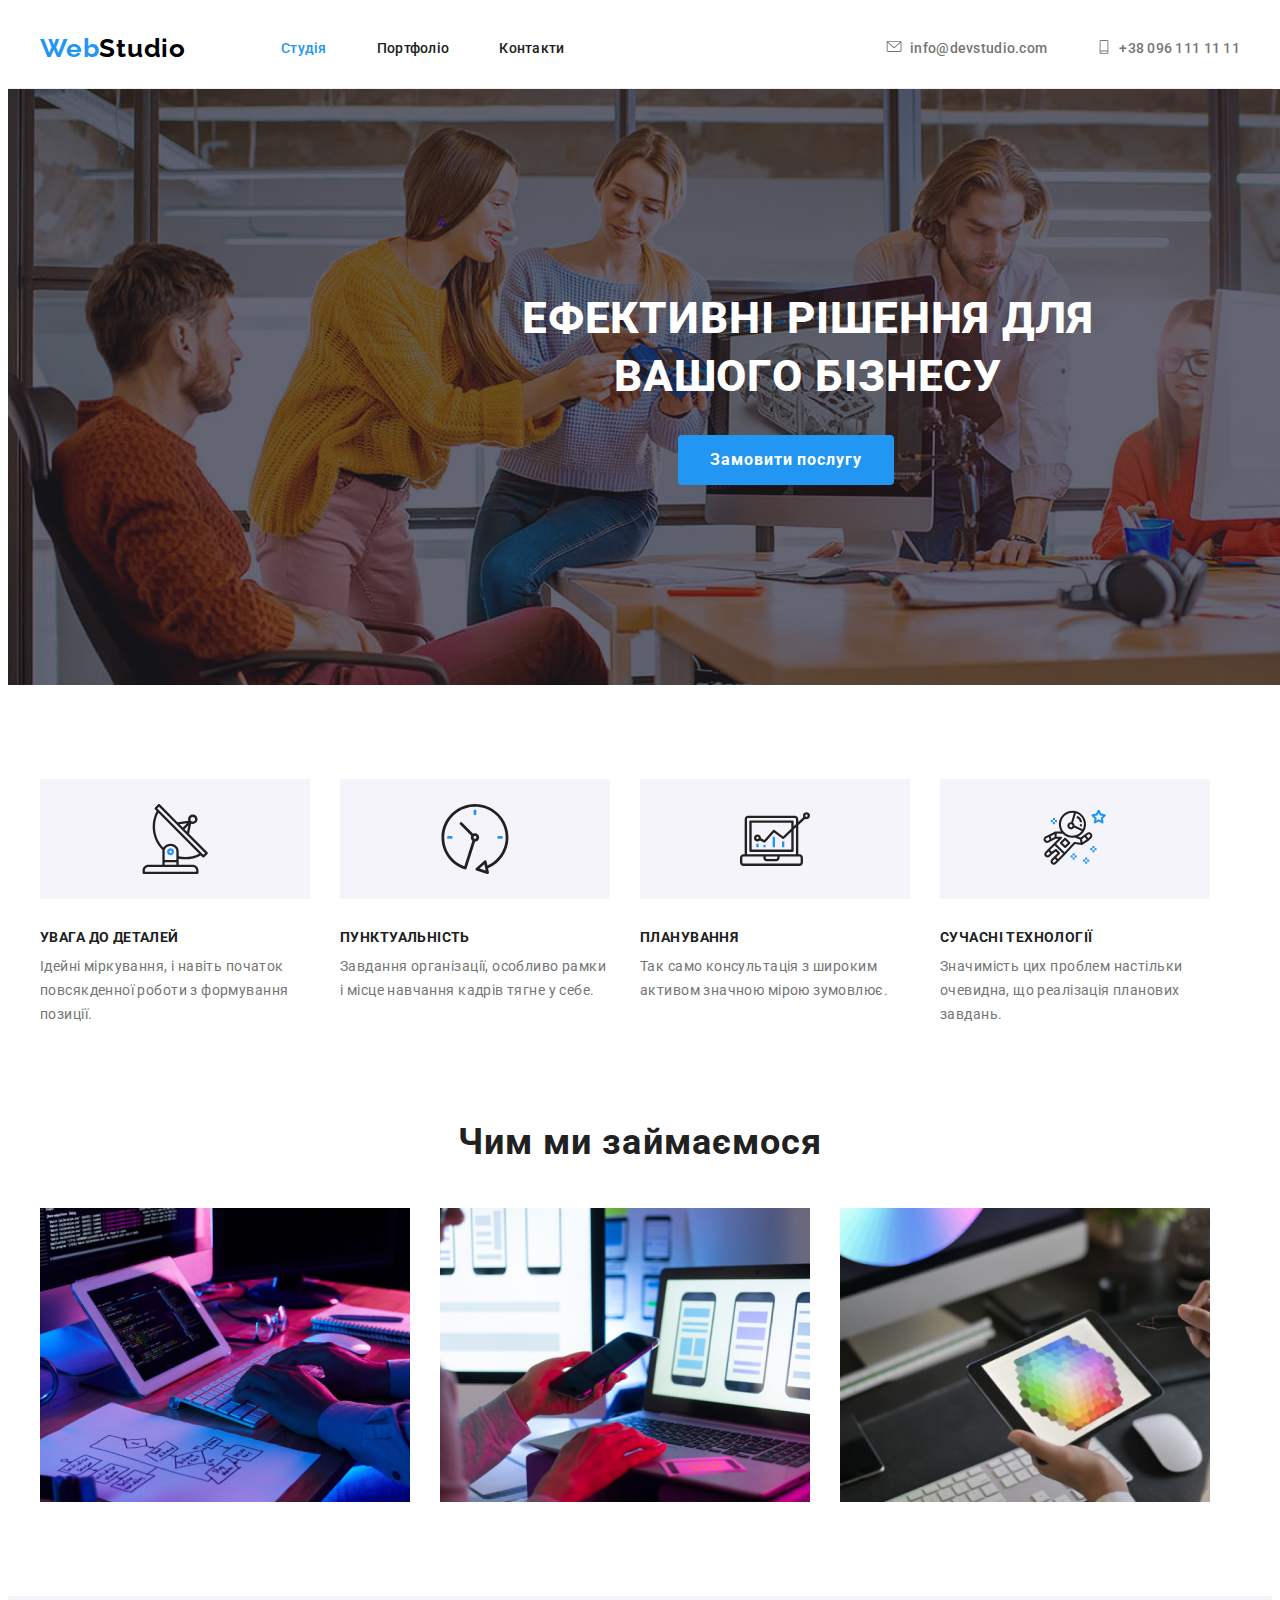
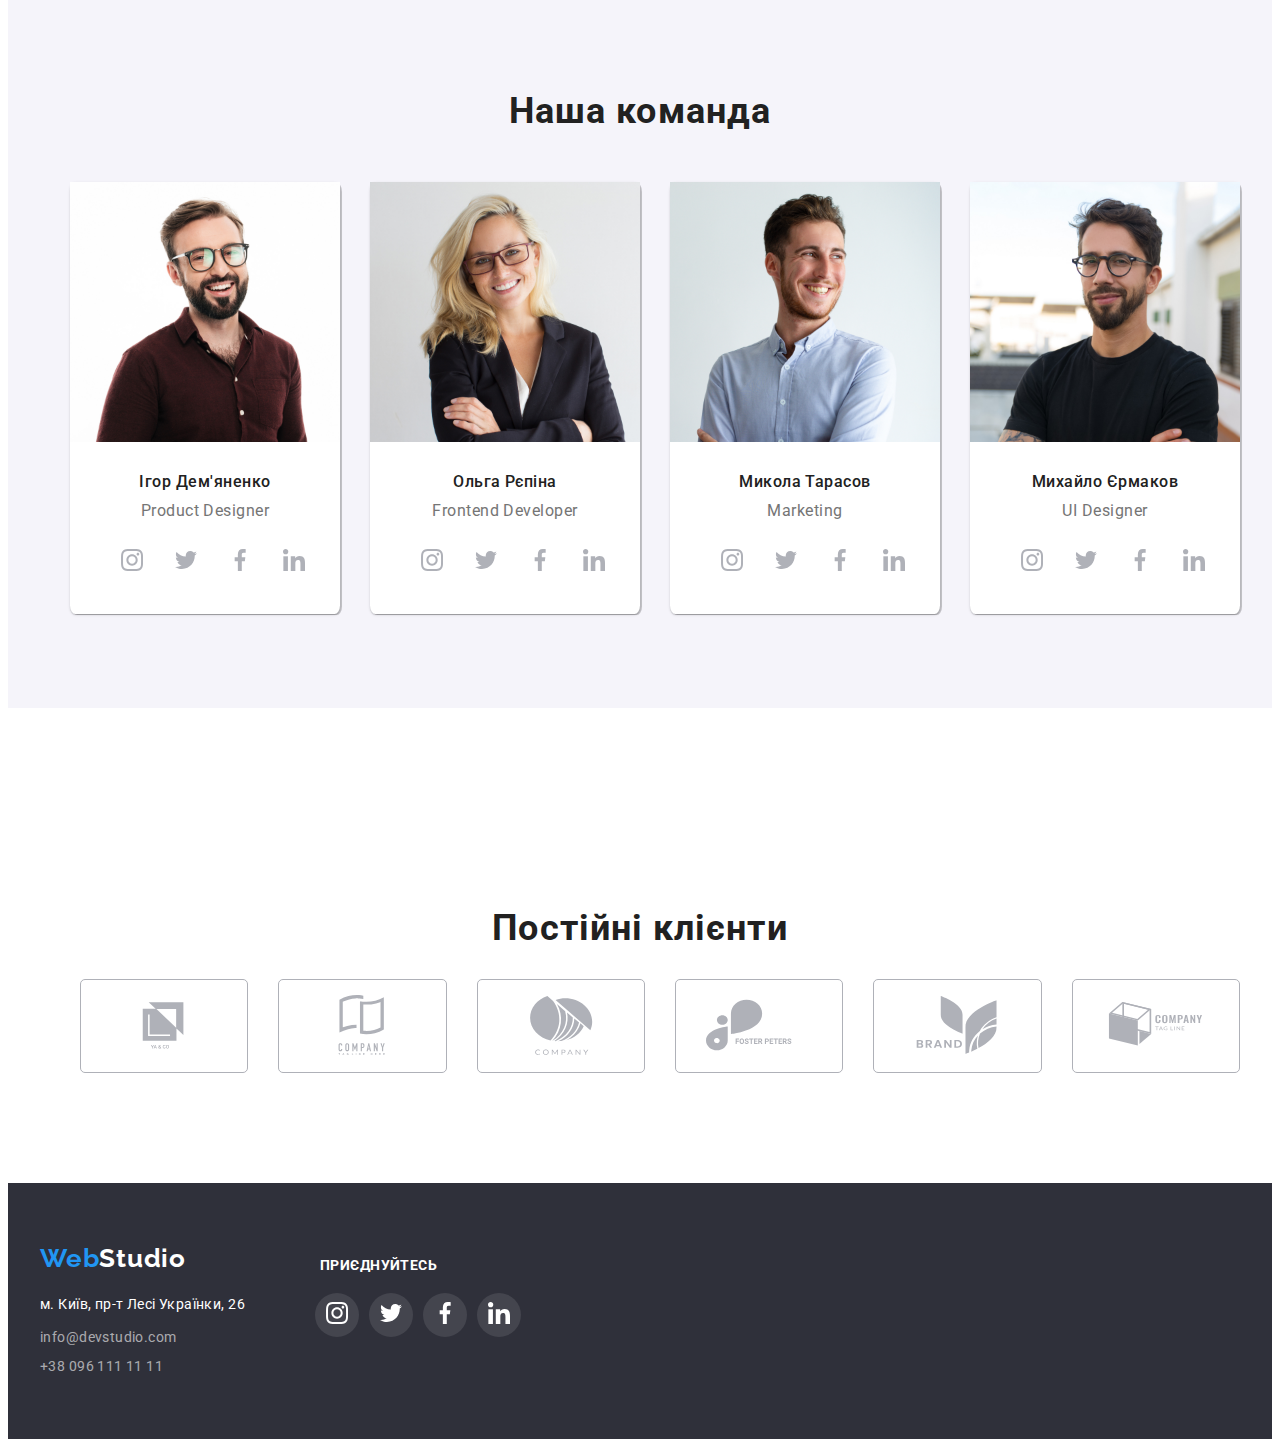
<file: index.html>
<!DOCTYPE html>
<html lang="uk">
<head>
    <meta charset="UTF-8">
    <meta name="viewport" content="width=device-width, initial-scale=1.0">
    <title>WebStudio</title>
    <link rel="stylesheet" href="./css/styles.css">
    <link rel="preconnect" href="https://fonts.googleapis.com">
    <link rel="preconnect" href="https://fonts.gstatic.com" crossorigin>
    <link href="https://fonts.googleapis.com/css2?family=Raleway:wght@700&family=Roboto:wght@400;500;700;900&display=swap" rel="stylesheet"/>
    <link rel="stylesheet" href="https://cdnjs.cloudflare.com/ajax/libs/modern-normalize/2.0.0/modern-normalize.min.css" 
    integrity="sha512-4xo8blKMVCiXpTaLzQSLSw3KFOVPWhm/TRtuPVc4WG6kUgjH6J03IBuG7JZPkcWMxJ5huwaBpOpnwYElP/m6wg==" crossorigin="anonymous" referrerpolicy="no-referrer">
    <link rel="stylesheet" href="https://cdnjs.cloudflare.com/ajax/libs/font-awesome/5.15.4/css/all.min.css">
</head> 
<body class="body">
<!-- ===== HEADER ===== -->
    <header class="main-page-header">
        <div class="container displayer">
            <a href="#" class="Logo"><span class="Web">Web</span><span class="Studio">Studio</span></a> 

            <nav class="site-navigation">
                <ul class="lies-style">
                    <li class="#"><a href="#" class="header-titles blue">Студія</a></li>
                    <li class="lies-style-text"><a href="./portfolio.html" class="header-titles">Портфоліо</a></li>
                    <li class="lies-style-text"><a href="#" class="header-titles">Контакти</a></li>
                </ul>
            </nav>

            <ul class="lies-style contacts-info">
                <li class="#">
                    <a href="mailto:info@devstudio.com" class="header-othres-malto">
                        <svg class="icon icon-envelope header-icons">
                            <use href="icons.svg#icon-envelope" class="envelope-header"></use>
                        </svg>
                        info@devstudio.com
                    </a>
                </li> 
            
                <li class="mail-and-tel">
                    <a href="tel:+380961111111" class="header-othres-tel">
                        <svg class="icon icon-smartphone header-icons">
                            <use href="icons.svg#icon-smartphone" class="tel-header"></use>
                        </svg> 
                        +38 096 111 11 11
                    </a>
                </li>
            </ul>
        </div> 
    </header>

    <!-- ===== HERO SECTION ===== -->
    <main>

    <section class="main-page-section">
        <div class="hero-section-text container">
            <h1 class="main-title">ЕФЕКТИВНІ РІШЕННЯ ДЛЯ ВАШОГО БІЗНЕСУ</h1>
            <button class="main-page-button" type="button">Замовити послугу</button>
        </div>
    </section>

    <!-- ===== ABOUT US ===== -->
    <section class="section">
        <div class="container">
            <ul class="article-style">
                <li class="first-li margin-0">
                    
                    <div class="background">
                        <svg class="icon icon-Vector">
                            <use href="icons.svg#icon-Group"></use>
                        </svg>
                    </div>

                    <h3 class="article-title">УВАГА ДО ДЕТАЛЕЙ</h3>

                    <p class="article-text">Ідейні міркування, і навіть початок повсякденної роботи з формування позиції.</p>
                    
                </li>
                    
                <li class="about-us-section-text">

                    <div class="background">
                        <svg class="icon icon-Vector">
                            <use href="icons.svg#icon-Frame"></use>
                        </svg>
                    </div>

                    <h3 class="article-title">ПУНКТУАЛЬНІСТЬ</h3>

                    <p class="article-text">Завдання організації, особливо рамки і місце навчання кадрів тягне у себе.</p>
                    
                </li>

                <li class="about-us-section-text">

                    <div class="background">
                        <svg class="icon-Vector">
                            <use href="icons.svg#icon-diagram-1"></use>
                        </svg>
                    </div>

                    <h3 class="article-title">ПЛАНУВАННЯ</h3>

                    <p class="article-text">Так само консультація з широким активом значною мірою зумовлює.</p> 
                    
                </li>

                <li class="about-us-section-text">

                    
                    <div class="background">
                        <svg class="icon icon-Vector">
                            <use href="icons.svg#icon-astronaut-1"></use>
                        </svg>
                    </div>

                    <h3 class="article-title">СУЧАСНІ ТЕХНОЛОГІЇ</h3>

                    <p class="article-text">Значимість цих проблем настільки очевидна, що реалізація планових завдань.</p>
                </li>
            </ul> 
        </div>
    </section>
    <!-- ===== WHAT WE DO ===== -->

    <section class="article-2">
        <div class="container">
            <h2 class="second-header">Чим ми займаємося</h2>

            <ul class="Lies-img">
                <li class="none-list-style"><img src="img/Things/box1.jpg" alt="" width="370" height="294" class="what-we-do-img"></li>
                <li class="images"><img src="img/Things/box2.jpg" alt="" width="370" height="294" class="what-we-do-img"></li>
                <li class="images"><img src="img/Things/box3.jpg" alt="" width="370" height="294" class="what-we-do-img"></li>
            </ul> 
        </div>
    </section>

    <!-- ===== OUR TEAM ===== -->
        <section class="section our-team">
            <div class="container">

            <h2 class="our-team-title">Наша команда</h2>
            
            <ul class="third-article-imgs griding">
                <li class="div-images">
                    <img src="img/img.jpg" alt="" class="our-team-img" width="270" height="260">

                    <div class="people-info">
                        <h3 class="name">Ігор Дем'яненко</h3>
                        <p class="profession">Product Designer</p>

                        <ul class="social-list">
                            <li class="social-item">
                                <a href="https://www.instagram.com/" class="social-link">
                                    <svg class="icon icon-instagram-2 social-icon">
                                        <use href="icons.svg#icon-instagram-2" class="sizes"></use>
                                    </svg>
                                </a>
                            </li>

                            <li class="social-item">
                                <a href="" class="social-link">
                                    <svg class="icon icon-twitter-1 social-icon">
                                        <use href="icons.svg#icon-twitter-1" class="sizes"></use>
                                    </svg>
                                </a>
                            </li>

                            <li class="social-item">
                                <a href="" class="social-link">
                                    <svg class="icon icon-facebook-1 social-icon">
                                        <use href="icons.svg#icon-facebook-1" class="sizes"></use>
                                    </svg>
                                </a>
                            </li>

                            <li class="social-item">
                                <a href="" class="social-link">
                                    <svg class="icon icon-linkedin-1 social-icon">
                                        <use href="icons.svg#icon-linkedin-1" class="sizes"></use>
                                    </svg>
                                </a>
                            </li>
                        </ul>
                    </div>
                </li>

                    
                <li class="div-images">
                    <img src="img/img(1).jpg" alt="" class="our-team-img" width="270" height="260">

                    <div class="people-info">
                        <h3 class="name">Ольга Рєпіна</h3>
                        <p class="profession">Frontend Developer</p>

                        <ul class="social-list">
                            <li class="social-item">
                                <a href="https://www.instagram.com/" class="social-link">
                                    <svg class="icon icon-instagram-2 social-icon">
                                        <use href="icons.svg#icon-instagram-2" class="sizes"></use>
                                    </svg>
                                </a>
                            </li>

                            <li class="social-item">
                                <a href="" class="social-link">
                                    <svg class="icon icon-twitter-1 social-icon">
                                        <use href="icons.svg#icon-twitter-1" class="sizes"></use>
                                    </svg>
                                </a>
                            </li>

                            <li class="social-item">
                                <a href="" class="social-link">
                                    <svg class="icon icon-facebook-1 social-icon">
                                        <use href="icons.svg#icon-facebook-1" class="sizes"></use>
                                    </svg>
                                </a>
                            </li>

                            <li class="social-item">
                                <a href="" class="social-link">
                                    <svg class="icon icon-linkedin-1 social-icon">
                                        <use href="icons.svg#icon-linkedin-1" class="sizes"></use>
                                    </svg>
                                </a>
                            </li>
                        </ul>
                    </div>
                </li>


                <li class="div-images">
                    <img src="img/img.png(2).jpg" alt="" class="our-team-img" width="270" height="260">

                    <div class="people-info">
                        <h3 class="name">Микола Тарасов</h3>
                        <p class="profession">Marketing</p>

                        <ul class="social-list">
                            <li class="social-item">
                                <a href="https://www.instagram.com/" class="social-link">
                                    <svg class="icon icon-instagram-2 social-icon">
                                        <use href="icons.svg#icon-instagram-2" class="sizes"></use>
                                    </svg>
                                </a>
                            </li>

                            <li class="social-item">
                                <a href="" class="social-link">
                                    <svg class="icon icon-twitter-1 social-icon">
                                        <use href="icons.svg#icon-twitter-1" class="sizes"></use>
                                    </svg>
                                </a>
                            </li>

                            <li class="social-item">
                                <a href="" class="social-link">
                                    <svg class="icon icon-facebook-1 social-icon">
                                        <use href="icons.svg#icon-facebook-1" class="sizes"></use>
                                    </svg>
                                </a>
                            </li>

                            <li class="social-item">
                                <a href="" class="social-link">
                                    <svg class="icon icon-linkedin-1 social-icon">
                                        <use href="icons.svg#icon-linkedin-1" class="sizes"></use>
                                    </svg>
                                </a>
                            </li>
                        </ul>
                    </div>
                </li>
 

                <li class="div-images">
                    <img src="img/(3).jpg" alt="" class="our-team-img" width="270" height="260">
                       
                    <div class="people-info">
                        <h3 class="name">Михайло Єрмаков</h3>
                        <p class="profession">UI Designer</p> 

                        <ul class="social-list">
                            <li class="social-item">
                                <a href="https://www.instagram.com/" class="social-link">
                                    <svg class="icon icon-instagram-2 social-icon">
                                        <use href="icons.svg#icon-instagram-2" class="sizes"></use>
                                    </svg>
                                </a>
                            </li>

                            <li class="social-item">
                                <a href="" class="social-link">
                                    <svg class="icon icon-twitter-1 social-icon">
                                        <use href="icons.svg#icon-twitter-1" class="sizes"></use>
                                    </svg>
                                </a>
                            </li>

                            <li class="social-item">
                                <a href="" class="social-link">
                                    <svg class="icon icon-facebook-1 social-icon">
                                        <use href="icons.svg#icon-facebook-1" class="sizes"></use>
                                    </svg>
                                </a>
                            </li>

                            <li class="social-item">
                                <a href="" class="social-link">
                                    <svg class="icon icon-linkedin-1 social-icon">
                                        <use href="icons.svg#icon-linkedin-1" class="sizes"></use>
                                    </svg>
                                </a>
                            </li>
                        </ul>
                    </div>
                </li>
            </ul>

            </div>
        </section>

        <section class="section">
            <div class="container">
                <h2 class="clients-title">Постійні клієнти</h2>

                <ul class="clients-list">
                    <li class="clients-item">
                        <a href="" class="clients-href">
                            <svg class="icon-client icon">
                                <use href="icons.svg#icon-Logo"></use> 
                            </svg>
                        </a>
                    </li>

                    <li class="clients-item">
                        <a href="" class="clients-href">
                            <svg class="icon icon-client">
                                <use href="icons.svg#icon-Object"></use>
                            </svg>
                        </a>
                    </li>

                    <li class="clients-item">
                        <a href="" class="clients-href">
                            <svg class="icon icon-client">
                                <use href="icons.svg#icon-company"></use>
                            </svg>
                        </a>
                    </li>
                    
                    <li class="clients-item">
                        <a href="" class="clients-href">
                            <svg class="icon icon-client">
                                <use href="icons.svg#icon-group-3"></use>
                            </svg>
                        </a>
                    </li>

                    <li class="clients-item">
                        <a href="" class="clients-href">
                            <svg class="icon icon-client">
                                <use href="icons.svg#icon-group-5"></use>
                            </svg>
                        </a>
                    </li>

                    <li class="clients-item">
                        <a href="" class="clients-href">
                            <svg class="icon icon-client">
                                <use href="icons.svg#icon-Logotype"></use>
                            </svg>
                        </a>
                    </li>
                </ul>
            </div>
        </section>
    </main>
<!-- ===== FOOTER ===== -->
<footer class="site-footer">
    <div class="container footer-content">
        <div class="address-info">
            <a href="#" class="Logo"><span class="Web-footer">Web</span><span class="Studio-footer">Studio</span></a>

            <address class="address"><p class="address-p">м. Київ, пр-т Лесі Українки, 26</p>

            <ul class="list">
                <li class="li-footer marginer"><a href="mailto:info@devstudio.com" class="footer-links">info@devstudio.com</a></li>
                <li class="li-footer"><a href="tel:+380961111111" class="footer-links">+38 096 111 11 11</a></li>
            </ul>
        </div>

        </address>

        <div class="address-info">
            <h3 class="footer-title">ПРИЄДНУЙТЕСЬ</h3>

            <ul class="social-list">
                <li class="social-item-footer">
                    <a href="https://www.instagram.com/" class="social-link">
                        <svg class="icon icon-instagram-2 social-icon footer-icons">
                            <use href="icons.svg#icon-instagram-2" class="sizes" fill="#fff"></use>
                        </svg>
                    </a>
                </li>

                <li class="social-item-footer">
                    <a href="" class="social-link">
                        <svg class="icon icon-twitter-1 social-icon footer-icons">
                            <use href="icons.svg#icon-twitter-1" class="sizes" fill="#fff"></use>
                        </svg>
                    </a>
                </li>

                <li class="social-item-footer">
                    <a href="" class="social-link">
                        <svg class="icon icon-facebook-1 social-icon footer-icons">
                            <use href="icons.svg#icon-facebook-1" class="sizes" fill="#fff"></use>
                        </svg>
                    </a>
                </li>

                <li class="social-item-footer">
                    <a href="" class="social-link">
                        <svg class="icon icon-linkedin-1 social-icon footer-icons">
                            <use href="icons.svg#icon-linkedin-1" class="sizes" fill="#fff"></use>
                        </svg>
                    </a>
                </li>
            </ul>
        </div>
    </div>
</footer>
</body> 
</html>
</file>
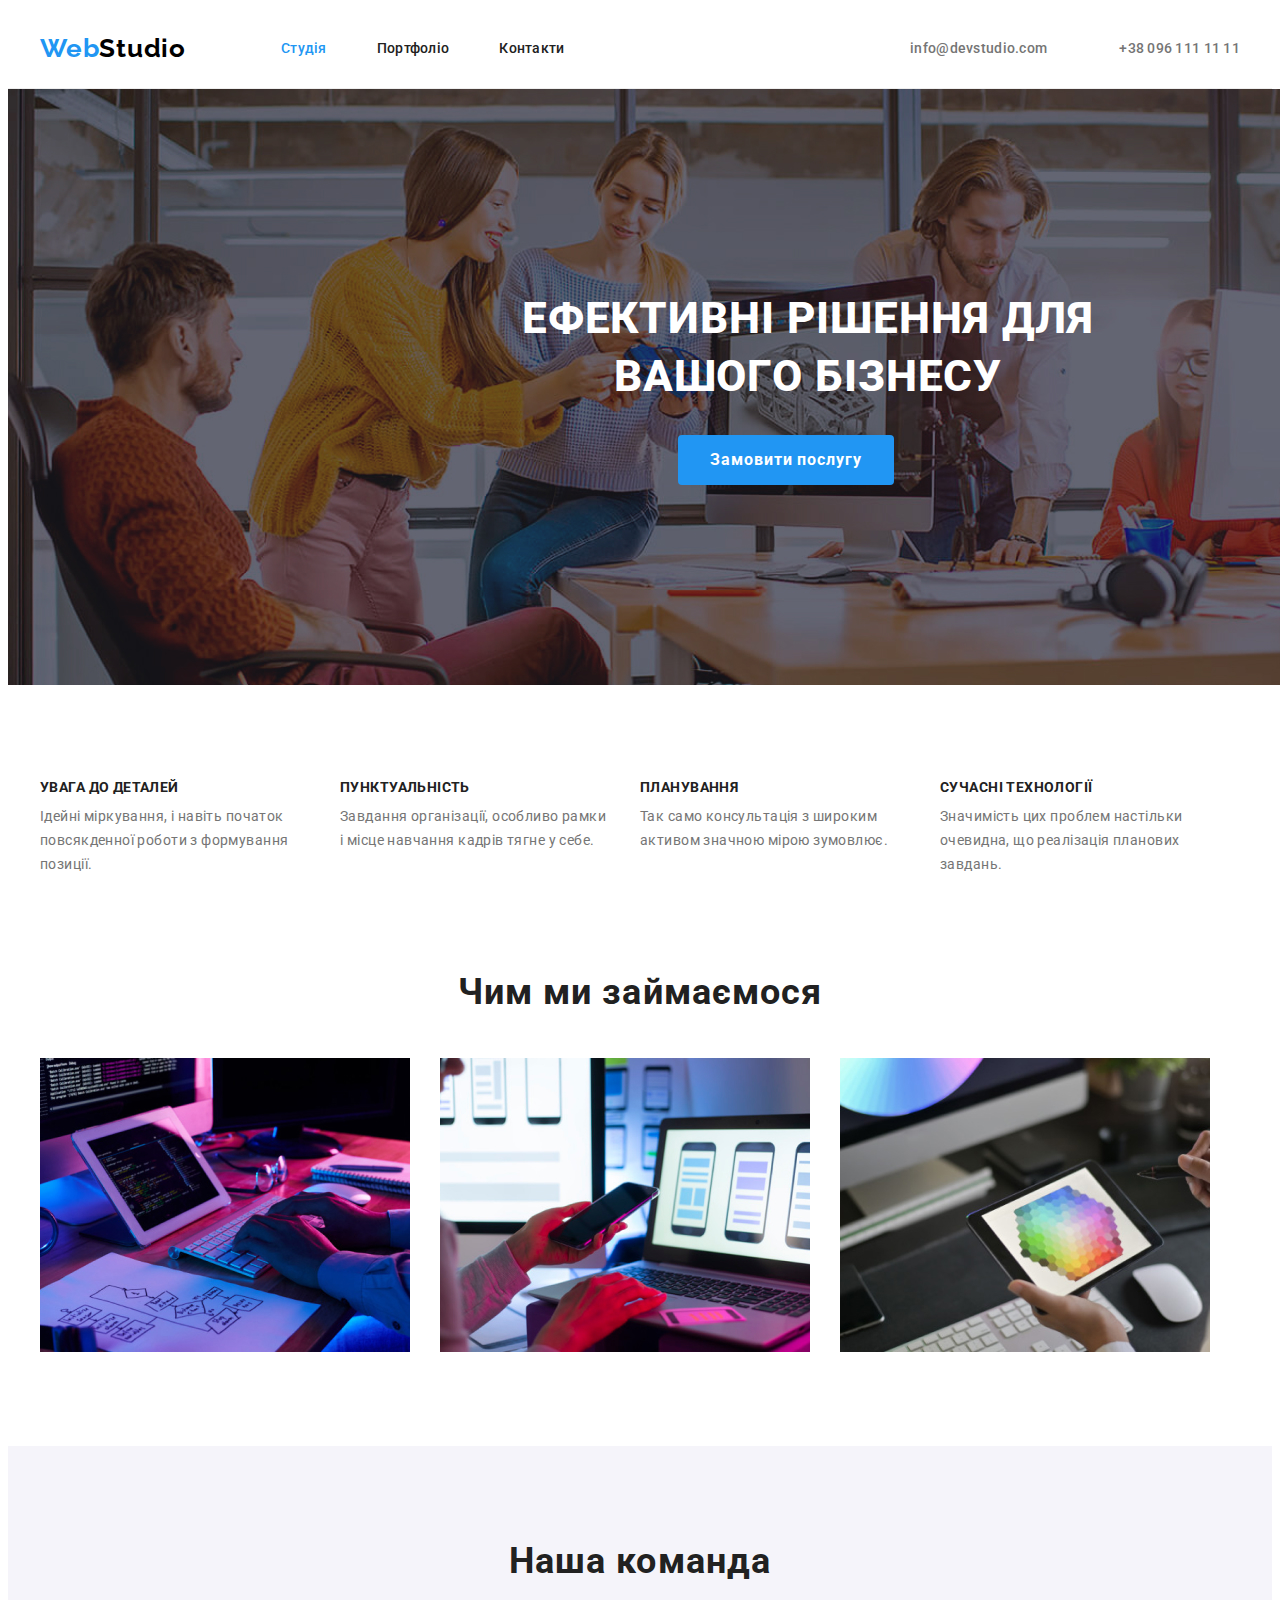
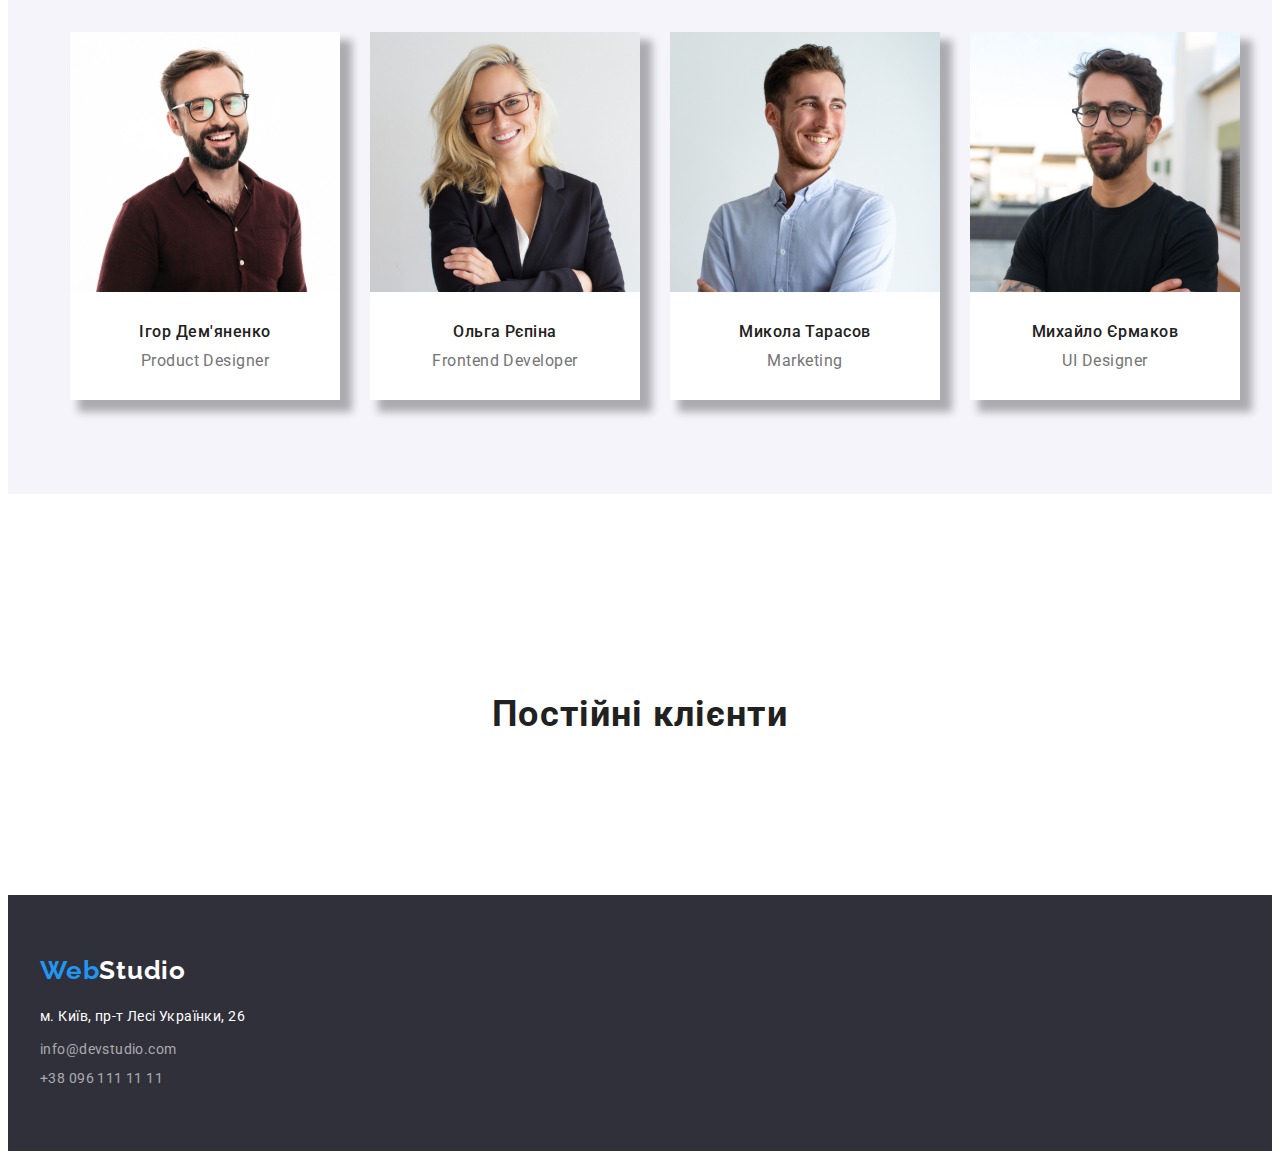
<file: Html project — копия/index.html>
<!DOCTYPE html>
<html lang="uk">
<head>
    <meta charset="UTF-8">
    <meta name="viewport" content="width=device-width, initial-scale=1.0">
    <title>WebStudio</title>
    <link rel="stylesheet" href="./css/styles.css">
    <link rel="preconnect" href="https://fonts.googleapis.com">
    <link rel="preconnect" href="https://fonts.gstatic.com" crossorigin>
    <link href="https://fonts.googleapis.com/css2?family=Raleway:wght@700&family=Roboto:wght@400;500;700;900&display=swap" rel="stylesheet"/>
    <link rel="stylesheet" href="https://cdnjs.cloudflare.com/ajax/libs/modern-normalize/2.0.0/modern-normalize.min.css" 
    integrity="sha512-4xo8blKMVCiXpTaLzQSLSw3KFOVPWhm/TRtuPVc4WG6kUgjH6J03IBuG7JZPkcWMxJ5huwaBpOpnwYElP/m6wg==" crossorigin="anonymous" referrerpolicy="no-referrer">
</head> 
<body class="body">
<!-- ===== HEADER ===== -->
    <header class="main-page-header">
        <div class="container displayer">
            <a href="#" class="Logo"><span class="Web">Web</span><span class="Studio">Studio</span></a> 

            <nav class="site-navigation">
                <ul class="lies-style">
                    <li class="#"><a href="#" class="header-titles blue">Студія</a></li>
                    <li class="lies-style-text"><a href="./portfolio.html" class="header-titles">Портфоліо</a></li>
                    <li class="lies-style-text"><a href="#" class="header-titles">Контакти</a></li>
                </ul>
            </nav>

            <ul class="lies-style contacts-info">
                <li class="#">
                    <a href="mailto:info@devstudio.com" class="header-othres-malto">
                        <svg class="icon icon-envelope header-icons">
                            <use href="icons.svg#icon-envelope" class="envelope-header" width="16" height="12"></use>
                        </svg>
                        info@devstudio.com
                    </a>
                </li> 
            
                <li class="mail-and-tel">
                    <a href="tel:+380961111111" class="header-othres-tel">
                        <svg class="icon icon-smartphone header-icons">
                            <use href="icons.svg#icon-smartphone" class="tel-header" width="10" height="16"></use>
                        </svg> 
                        +38 096 111 11 11
                    </a>
                </li>
            </ul>
        </div> 
    </header>

    <!-- ===== HERO SECTION ===== -->
    <main>

    <section class="main-page-section">
        <div class="hero-section-text container">
            <h1 class="main-title">ЕФЕКТИВНІ РІШЕННЯ ДЛЯ ВАШОГО БІЗНЕСУ</h1>
            <button class="main-page-button" type="button">Замовити послугу</button>
        </div>
    </section>

    <!-- ===== ABOUT US ===== -->
    <section class="section">
        <div class="container">
            <ul class="article-style">
                <li class="first-li margin-0">
                    <h3 class="article-title">УВАГА ДО ДЕТАЛЕЙ</h3>

                    <p class="article-text">Ідейні міркування, і навіть початок повсякденної роботи з формування позиції.</p>
                    
                </li>
                    
                <li class="about-us-section-text">
                    <h3 class="article-title">ПУНКТУАЛЬНІСТЬ</h3>

                    <p class="article-text">Завдання організації, особливо рамки і місце навчання кадрів тягне у себе.</p>
                    
                </li>

                <li class="about-us-section-text">
                    <h3 class="article-title">ПЛАНУВАННЯ</h3>

                    <p class="article-text">Так само консультація з широким активом значною мірою зумовлює.</p> 
                    
                </li>

                <li class="about-us-section-text">
                    <h3 class="article-title">СУЧАСНІ ТЕХНОЛОГІЇ</h3>

                    <p class="article-text">Значимість цих проблем настільки очевидна, що реалізація планових завдань.</p>
                </li>
            </ul> 
        </div>
    </section>
    <!-- ===== WHAT WE DO ===== -->

    <section class="article-2">
        <div class="container">
            <h2 class="second-header">Чим ми займаємося</h2>

            <ul class="Lies-img">
                <li class="none-list-style"><img src="img/Things/box1.jpg" alt="" width="370" height="294" class="what-we-do-img"></li>
                <li class="images"><img src="img/Things/box2.jpg" alt="" width="370" height="294" class="what-we-do-img"></li>
                <li class="images"><img src="img/Things/box3.jpg" alt="" width="370" height="294" class="what-we-do-img"></li>
            </ul> 
        </div>
    </section>

    <!-- ===== OUR TEAM ===== -->
        <section class="section our-team">
            <div class="container">

            <h2 class="our-team-title">Наша команда</h2>
            
            <ul class="third-article-imgs griding">
                <li class="div-images">
                    <img src="img/img.jpg" alt="" class="our-team-img" width="270" height="260">

                    <div class="people-info">
                        <h3 class="name">Ігор Дем'яненко</h3>
                        <p class="profession">Product Designer</p>
                    </div>
                </li>

                    
                <li class="div-images">
                    <img src="img/img(1).jpg" alt="" class="our-team-img" width="270" height="260">

                    <div class="people-info">
                        <h3 class="name">Ольга Рєпіна</h3>
                        <p class="profession">Frontend Developer</p>
                    </div>
                </li>


                <li class="div-images">
                    <img src="img/img.png(2).jpg" alt="" class="our-team-img" width="270" height="260">

                    <div class="people-info">
                        <h3 class="name">Микола Тарасов</h3>
                        <p class="profession">Marketing</p>
                    </div>
                </li>
 

                <li class="div-images">
                    <img src="img/(3).jpg" alt="" class="our-team-img" width="270" height="260">
                       
                    <div class="people-info">
                        <h3 class="name">Михайло Єрмаков</h3>
                        <p class="profession">UI Designer</p> 
                    </div>
                </li>
            </ul>

            </div>
        </section>

        <section class="section">
            <div class="container">
                <h2 class="clients-title">Постійні клієнти</h2>

                <ul class="clients-list">
                    <li class="clients-item">
                        <a href="" class="clients-href">
                            <svg class="icon icon-group" width="102" height="48">
                                <use xlink:href="#icon-group" width="68" height="40"></use>
                            </svg>
                        </a>
                    </li>
                    <li class="clients-item"></li>
                    <li class="clients-item"></li>
                    <li class="clients-item"></li>
                    <li class="clients-item"></li>
                    <li class="clients-item"></li>
                    <li class="clients-item"></li>
                    <li class="clients-item"></li>
                </ul>
            </div>
        </section>
    </main>
<!-- ===== FOOTER ===== -->
<footer class="site-footer">
    <div class="container">
        <a href="#" class="Logo"><span class="Web-footer">Web</span><span class="Studio-footer">Studio</span></a>

        <address class="address"><p class="address-p">м. Київ, пр-т Лесі Українки, 26</p>

        <ul class="list">
            <li class="li-footer marginer"><a href="mailto:info@devstudio.com" class="footer-links">info@devstudio.com</a></li>
            <li class="li-footer"><a href="tel:+380961111111" class="footer-links">+38 096 111 11 11</a></li>
        </ul>
       </address>
    </div>
</footer>
</body> 
</html>
</file>
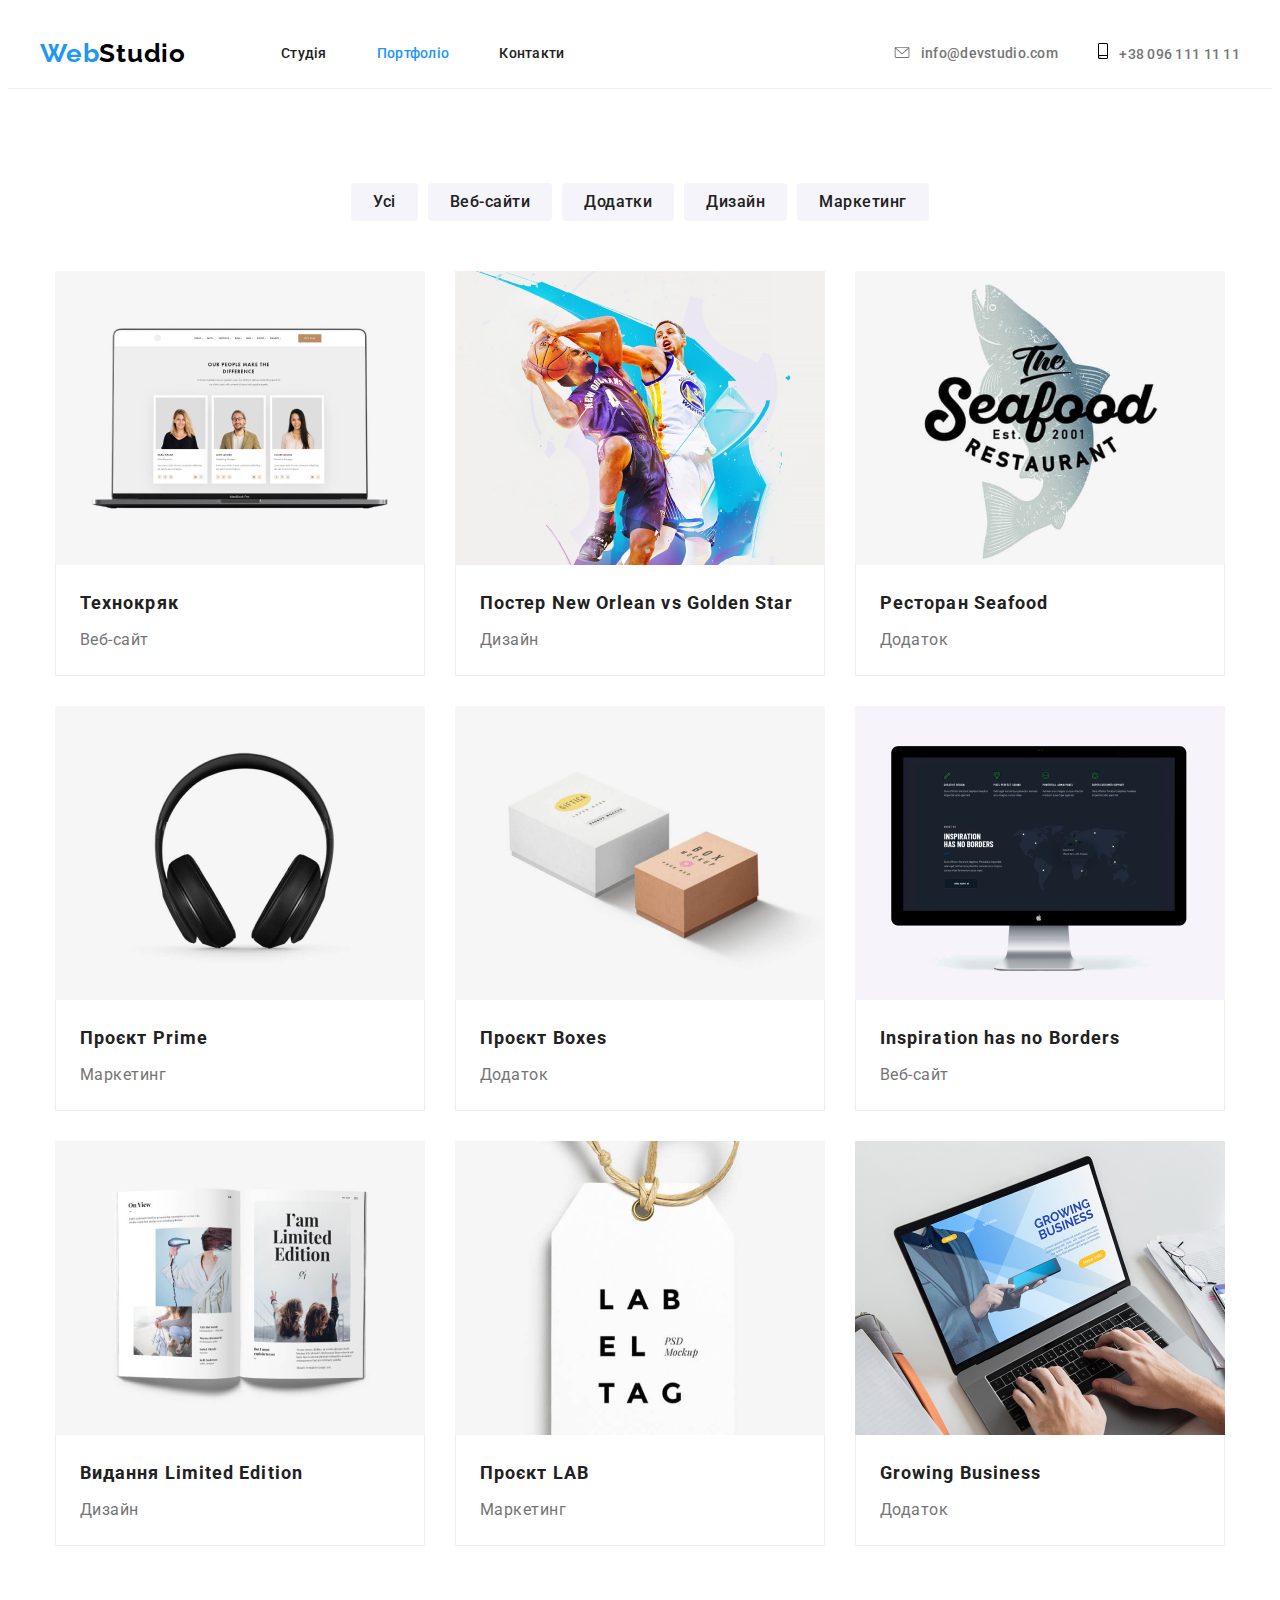
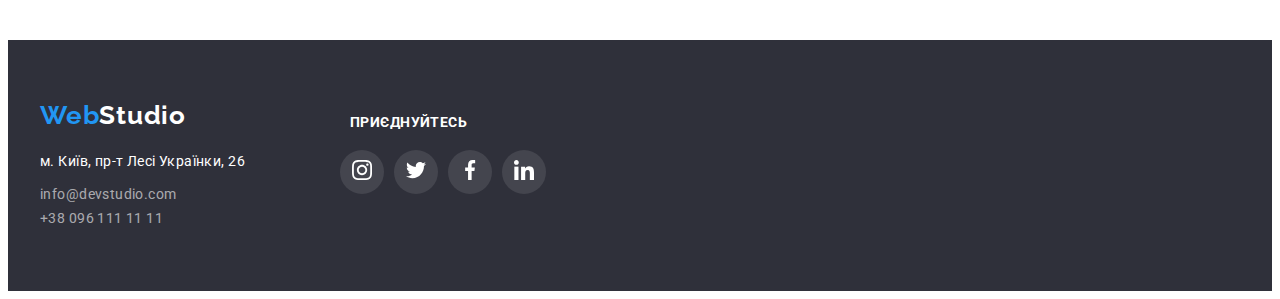
<file: portfolio.html>
<!DOCTYPE html>
<html lang="uk">
<head>
    <meta charset="UTF-8">
    <meta name="viewport" content="width=device-width, initial-scale=1.0">
    <title>WebStudio</title>
    <link rel="preconnect" href="https://fonts.googleapis.com">
    <link rel="preconnect" href="https://fonts.gstatic.com" crossorigin>
    <link href="https://fonts.googleapis.com/css2?family=Raleway:wght@700&family=Roboto:wght@400;500;700;900&display=swap" rel="stylesheet"/>
    <link rel="stylesheet" href="./css/portfolio-styles.css">
    <link rel="stylesheet" href="https://cdnjs.cloudflare.com/ajax/libs/modern-normalize/2.0.0/modern-normalize.min.css" 
    integrity="sha512-4xo8blKMVCiXpTaLzQSLSw3KFOVPWhm/TRtuPVc4WG6kUgjH6J03IBuG7JZPkcWMxJ5huwaBpOpnwYElP/m6wg==" crossorigin="anonymous" referrerpolicy="no-referrer">
</head>
<body class="site-body">
<!-- ===== HEADER ===== -->
    <header class="main-page-header">
        <div class="container displayer">

        <a href="#" class="Logo"><span class="Web">Web</span><span class="Studio">Studio</span></a> 

        <nav class="site-navigation">
            <ul class="lies-style default">
                <li class="#"><a href="./index.html" class="header-titles">Студія</a></li>
                <li class="lies-style-text"><a href="#" class="header-titles blue">Портфоліо</a></li>
                <li class="lies-style-text"><a href="#" class="header-titles">Контакти</a></li>
            </ul>
        </nav>


        <ul class="lies-style contacts-info">
            <li class="#">
                <a href="mailto:info@devstudio.com" class="header-othres-malto">
                    <svg class="icon icon-envelope header-icons">
                        <use href="icons.svg#icon-envelope" class="envelope-header" fill="#757575"></use>
                    </svg>
                    info@devstudio.com
                </a>
            </li> 
        
            <li class="mail-and-tel">
                <a href="tel:+380961111111" class="header-othres-tel">
                    <svg class="icon icon-smartphone header-icons">
                        <use href="icons.svg#icon-smartphone" class="tel-header" fill="757575"></use>
                    </svg> 
                    +38 096 111 11 11
                </a>
            </li>
        </ul>

        </div>
    </header>

    <main class="main">
        <!-- ===== BUTTONS ===== -->
        <section class="section">
            <div class="container">
            <ul class="main-page-buttons-section">
                <li class="#"><button class="main-page-buttons" type="button">Усі</button></li>
                <li class="buttons-list-li"><button class="main-page-buttons" type="button">Веб-сайти</button></li>
                <li class="buttons-list-li"><button class="main-page-buttons" type="button">Додатки</button></li>
                <li class="buttons-list-li"><button class="main-page-buttons" type="button">Дизайн</button></li>
                <li class="buttons-list-li"><button class="main-page-buttons" type="button">Маркетинг</button></li>
            </ul> 

            <!-- ===== PORTFOLIO CARDS ===== -->
            <ul class="main-page-article">
                <li class="flexbox-displayer">
                    <a href="#" class="links">
                        <img src="img/portfolio/img.jpg" class="article-imgs" alt="" width="370" height="294">

                        <div class="information">
                            <h3 class="img-header">Технокряк</h3>
                            <p class="p-img-text">Веб-сайт</p>
                        </div>
                    </a>
                </li>

                <li class="flexbox-displayer">
                    <a href="#" class="links">
                        <img src="img/portfolio/img(1).jpg" class="article-imgs" alt="" width="370" height="294">

                        <div class="information">
                            <h3 class="img-header">Постер New Orlean vs Golden Star</h3>  
                            <p class="p-img-text">Дизайн</p>
                        </div>
                    </a>
                </li>

                <li class="flexbox-displayer">
                    <a href="#" class="links">
                        <img src="img/portfolio/img(2).jpg" class="article-imgs" alt="" width="370" height="294">

                        <div class="information">
                            <h3 class="img-header">Ресторан Seafood</h3>
                            <p class="p-img-text">Додаток</p>
                        </div>
                    </a>
                </li> 

                <li class="flexbox-displayer">
                    <a href="#" class="links">
                        <img src="img/portfolio/img(3).jpg" class="article-imgs" alt="" width="370" height="294">

                        <div class="information">
                            <h3 class="img-header">Проєкт Prime</h3>
                            <p class="p-img-text">Маркетинг</p>
                        </div>
                    </a>
                </li>

                <li class="flexbox-displayer">
                    <a href="#" class="links">
                        <img src="img/portfolio/img(4).jpg" class="article-imgs" alt="" width="370" height="294">

                        <div class="information">
                            <h3 class="img-header">Проєкт Boxes</h3>
                            <p class="p-img-text">Додаток</p>
                        </div>
                    </a>
                </li>

                <li class="flexbox-displayer">
                    <a href="#" class="links">
                        <img src="img/portfolio/img(5).jpg" class="article-imgs" alt="" width="370" height="294">

                        <div class="information">
                            <h3 class="img-header">Inspiration has no Borders</h3>
                            <p class="p-img-text">Веб-сайт</p>
                        </div>
                    </a>
                </li>

                <li class="flexbox-displayer">
                    <a href="#" class="links">
                        <img src="img/portfolio/img(6).jpg" class="article-imgs" alt="" width="370" height="294">

                        <div class="information">
                            <h3 class="img-header">Видання Limited Edition</h3>
                            <p class="p-img-text">Дизайн</p>
                        </div>
                    </a>
                </li> 

                <li class="flexbox-displayer">
                    <a href="#" class="links">
                        <img src="img/portfolio/img(7).jpg" class="article-imgs" alt="" width="370" height="294">

                        <div class="information">
                            <h3 class="img-header">Проєкт LAB</h3>
                            <p class="p-img-text">Маркетинг</p>
                        </div>
                    </a>
                </li>

                <li class="flexbox-displayer">
                    <a href="#" class="links">
                        <img src="img/portfolio/img(8).jpg" class="article-imgs" alt="" width="370" height="294">

                        <div class="information">
                            <h3 class="img-header">Growing Business</h3>
                            <p class="p-img-text">Додаток</p> 
                        </div>
                    </a> 
                </li>
            </ul>
            </div>
        </section>   
    </main>
<!-- ===== FOOTER ===== -->  
<footer class="site-footer">
    <div class="container footer-content">
        <div class="address-info">
            <a href="#" class="Logo"><span class="Web-footer">Web</span><span class="Studio-footer">Studio</span></a>

            <address class="address"><p class="address-p">м. Київ, пр-т Лесі Українки, 26</p>

            <ul class="list">
                <li class="li-footer marginer"><a href="mailto:info@devstudio.com" class="footer-links">info@devstudio.com</a></li>
                <li class="li-footer"><a href="tel:+380961111111" class="footer-links">+38 096 111 11 11</a></li>
            </ul>
        </div>

        </address>

        <div class="address-info-2">
            <h3 class="footer-title">ПРИЄДНУЙТЕСЬ</h3>

            <ul class="social-list">
                <li class="social-item-footer">
                    <a href="https://www.instagram.com/" class="social-link">
                        <svg class="icon icon-instagram-2 social-icon-footer footer-icons">
                            <use href="icons.svg#icon-instagram-2" class="sizes" fill="#fff"></use>
                        </svg>
                    </a>
                </li>

                <li class="social-item-footer">
                    <a href="" class="social-link">
                        <svg class="icon icon-twitter-1 social-icon-footer footer-icons">
                            <use href="icons.svg#icon-twitter-1" class="sizes" fill="#fff"></use>
                        </svg>
                    </a>
                </li>

                <li class="social-item-footer">
                    <a href="" class="social-link">
                        <svg class="icon icon-facebook-1 social-icon-footer footer-icons">
                            <use href="icons.svg#icon-facebook-1" class="sizes" fill="#fff"></use>
                        </svg>
                    </a>
                </li>

                <li class="social-item-footer">
                    <a href="" class="social-link">
                        <svg class="icon icon-linkedin-1 social-icon-footer footer-icons">
                            <use href="icons.svg#icon-linkedin-1" class="sizes" fill="#fff"></use>
                        </svg>
                    </a>
                </li>
            </ul>
        </div>
    </div>
</footer>
</body> 
</html>
</file>
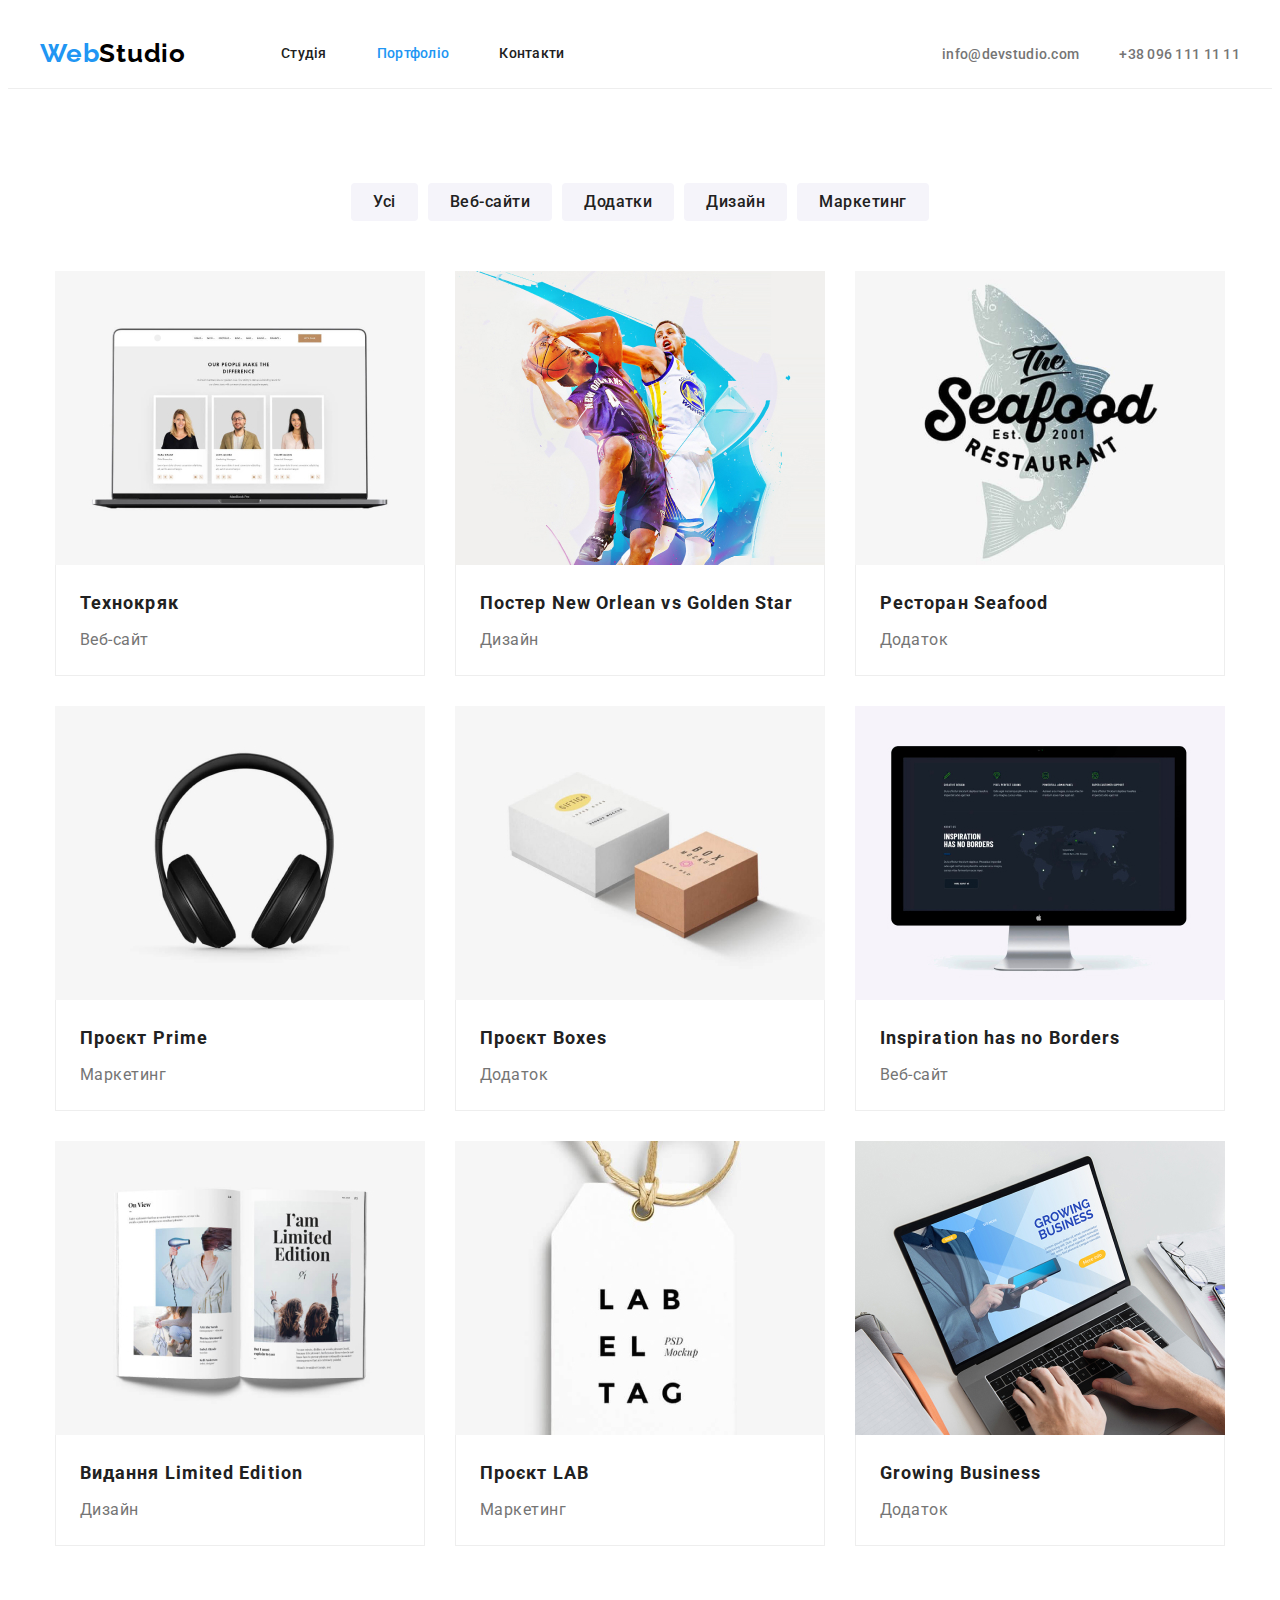
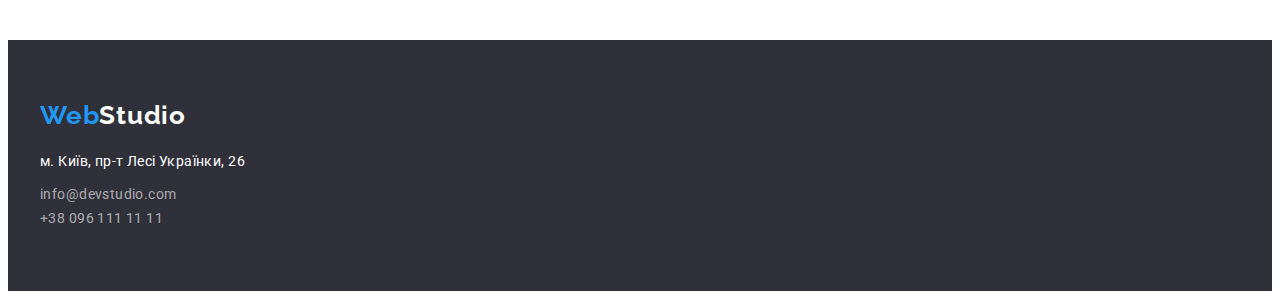
<file: Html project — копия/portfolio.html>
<!DOCTYPE html>
<html lang="uk">
<head>
    <meta charset="UTF-8">
    <meta name="viewport" content="width=device-width, initial-scale=1.0">
    <title>WebStudio</title>
    <link rel="preconnect" href="https://fonts.googleapis.com">
    <link rel="preconnect" href="https://fonts.gstatic.com" crossorigin>
    <link href="https://fonts.googleapis.com/css2?family=Raleway:wght@700&family=Roboto:wght@400;500;700;900&display=swap" rel="stylesheet"/>
    <link rel="stylesheet" href="./css/portfolio-styles.css">
    <link rel="stylesheet" href="https://cdnjs.cloudflare.com/ajax/libs/modern-normalize/2.0.0/modern-normalize.min.css" 
    integrity="sha512-4xo8blKMVCiXpTaLzQSLSw3KFOVPWhm/TRtuPVc4WG6kUgjH6J03IBuG7JZPkcWMxJ5huwaBpOpnwYElP/m6wg==" crossorigin="anonymous" referrerpolicy="no-referrer">
</head>
<body class="site-body">
<!-- ===== HEADER ===== -->
    <header class="main-page-header">
        <div class="container displayer">

        <a href="#" class="Logo"><span class="Web">Web</span><span class="Studio">Studio</span></a> 

        <nav class="site-navigation">
            <ul class="lies-style default">
                <li class="#"><a href="./index.html" class="header-titles">Студія</a></li>
                <li class="lies-style-text"><a href="#" class="header-titles blue">Портфоліо</a></li>
                <li class="lies-style-text"><a href="#" class="header-titles">Контакти</a></li>
            </ul>
        </nav>


        <ul class="lies-style contacts-info default">
            <li class="#">
                <a href="mailto:info@devstudio.com" class="header-othres-malto">info@devstudio.com</a>
            </li>

            <li class="mail-and-tel">
                <a href="tel:+380961111111" class="header-othres-tel"> 
                    +38 096 111 11 11
                </a>
            </li> 
        </ul>

        </div>
    </header>

    <main class="main">
        <!-- ===== BUTTONS ===== -->
        <section class="section">
            <div class="container">
            <ul class="main-page-buttons-section">
                <li class="#"><button class="main-page-buttons" type="button">Усі</button></li>
                <li class="buttons-list-li"><button class="main-page-buttons" type="button">Веб-сайти</button></li>
                <li class="buttons-list-li"><button class="main-page-buttons" type="button">Додатки</button></li>
                <li class="buttons-list-li"><button class="main-page-buttons" type="button">Дизайн</button></li>
                <li class="buttons-list-li"><button class="main-page-buttons" type="button">Маркетинг</button></li>
            </ul> 

            <!-- ===== PORTFOLIO CARDS ===== -->
            <ul class="main-page-article">
                <li class="flexbox-displayer">
                    <a href="#" class="links">
                        <img src="img/portfolio/img.jpg" class="article-imgs" alt="" width="370" height="294">

                        <div class="information">
                            <h3 class="img-header">Технокряк</h3>
                            <p class="p-img-text">Веб-сайт</p>
                        </div>
                    </a>
                </li>

                <li class="flexbox-displayer">
                    <a href="#" class="links">
                        <img src="img/portfolio/img(1).jpg" class="article-imgs" alt="" width="370" height="294">

                        <div class="information">
                            <h3 class="img-header">Постер New Orlean vs Golden Star</h3>  
                            <p class="p-img-text">Дизайн</p>
                        </div>
                    </a>
                </li>

                <li class="flexbox-displayer">
                    <a href="#" class="links">
                        <img src="img/portfolio/img(2).jpg" class="article-imgs" alt="" width="370" height="294">

                        <div class="information">
                            <h3 class="img-header">Ресторан Seafood</h3>
                            <p class="p-img-text">Додаток</p>
                        </div>
                    </a>
                </li> 

                <li class="flexbox-displayer">
                    <a href="#" class="links">
                        <img src="img/portfolio/img(3).jpg" class="article-imgs" alt="" width="370" height="294">

                        <div class="information">
                            <h3 class="img-header">Проєкт Prime</h3>
                            <p class="p-img-text">Маркетинг</p>
                        </div>
                    </a>
                </li>

                <li class="flexbox-displayer">
                    <a href="#" class="links">
                        <img src="img/portfolio/img(4).jpg" class="article-imgs" alt="" width="370" height="294">

                        <div class="information">
                            <h3 class="img-header">Проєкт Boxes</h3>
                            <p class="p-img-text">Додаток</p>
                        </div>
                    </a>
                </li>

                <li class="flexbox-displayer">
                    <a href="#" class="links">
                        <img src="img/portfolio/img(5).jpg" class="article-imgs" alt="" width="370" height="294">

                        <div class="information">
                            <h3 class="img-header">Inspiration has no Borders</h3>
                            <p class="p-img-text">Веб-сайт</p>
                        </div>
                    </a>
                </li>

                <li class="flexbox-displayer">
                    <a href="#" class="links">
                        <img src="img/portfolio/img(6).jpg" class="article-imgs" alt="" width="370" height="294">

                        <div class="information">
                            <h3 class="img-header">Видання Limited Edition</h3>
                            <p class="p-img-text">Дизайн</p>
                        </div>
                    </a>
                </li> 

                <li class="flexbox-displayer">
                    <a href="#" class="links">
                        <img src="img/portfolio/img(7).jpg" class="article-imgs" alt="" width="370" height="294">

                        <div class="information">
                            <h3 class="img-header">Проєкт LAB</h3>
                            <p class="p-img-text">Маркетинг</p>
                        </div>
                    </a>
                </li>

                <li class="flexbox-displayer">
                    <a href="#" class="links">
                        <img src="img/portfolio/img(8).jpg" class="article-imgs" alt="" width="370" height="294">

                        <div class="information">
                            <h3 class="img-header">Growing Business</h3>
                            <p class="p-img-text">Додаток</p> 
                        </div>
                    </a> 
                </li>
            </ul>
            </div>
        </section>   
    </main>
<!-- ===== FOOTER ===== -->  
<footer class="site-footer">
    <div class="container">

        <a href="#" class="Logo"><span class="Web-footer">Web</span><span class="Studio-footer">Studio</span></a> 

        <address class="address">
            
            <p class="address-p">м. Київ, пр-т Лесі Українки, 26</p>

            <ul class="list">
                <li class="li-footer"><a href="mailto:info@devstudio.com" class="footer-links">info@devstudio.com</a></li>
                <li class="li-footer"><a href="tel:+380961111111" class="footer-links">+38 096 111 11 11</a></li>
            </ul>
        </address>
    </div>
</footer>
</body>
</html>
</file>
<file: css/styles.css>
.body{
    font-family: "Roboto", sans-serif;
}
/* ===== CONTAINER ===== */
.container{
    width: 1200px;
    margin: 0 auto;
    padding-right: 15px;
    padding-left: 15px;
}
/* ===== LOGO ===== */
.Logo{ 
    font-family: "Raleway", sans-serif;
    font-weight: 700;
    text-decoration: none;
}
/* ===== SECTION ===== */
.section{
    padding-bottom: 94px;
    padding-top: 94px;
}
/* ===== COLORS ===== */
:root{
    --primary-text-color: #757575;
    --primary-bg-color: #ffffff;
    --secondary-bg-color: #f5f4fa;
    --footer-hero-bg-color: #2f303a;
    --titel-link-color: #212121;
    --secondary-link-color: #757575;
    --accent-color: #2196f3;
    --logo-up-color: #000000;
    --logo-down-color: #ffffff;
    --address-color: #ffffff;
    --address-secondary-color: rgba(255, 255, 255, 0.6);
}
/* ===== NAVIGATION ===== */
.header-titles{
    text-decoration: none;
    font-weight: 500;
    font-size: 14px;
    letter-spacing: 0.02em;
    color: var(--titel-link-color);
    padding-top: 32px;
    padding-bottom: 32px;
    display: block;
}
.header-titles:hover{
    text-decoration: none;
    color: var(--accent-color);
    font-weight: 500;
    font-size: 14px; 
    letter-spacing: 0.02em;
    padding-top: 32px;
    padding-bottom: 32px;
    display: block;
}
.displayer{
    display: flex;
    align-items: center;
}

.clients-title{
    font-weight: 700;
    font-size: 36px;
    letter-spacing: 0.03em;
    text-align: center;
    color: #212121;
}
.icon-smartphone{
    width: 10px;
    height: 16px;
}
/* ===== HERO SECTION ===== */
.main-page-section{
    width: 1600px;
    background-image: url('../img/background.jpg');
    margin-right: auto;
    margin-left: auto;
    padding-top: 200px;
    padding-bottom: 200px;
}
.lies-style-text{
    margin-top: 0;
    margin-bottom: 0;
    margin-left: 50px;
}
.main-title{
    font-weight: 800;
    font-size: 44px;
    line-height: 132%;
    letter-spacing: 0.02em;
    text-align: center;
    margin: 0 auto 30px;
    width: 696px;
    color: var(--logo-down-color);
}
.our-team{
    background-color: var(--secondary-bg-color);
    padding-top: 94px;
}
.main-page-button{ 
    border-radius: 4px;
    width: 216px;
    height: 50px;
    background: var(--accent-color);   
    border: none;
    font-family: "Roboto", sans-serif;
    color: var(--address-color);
    font-weight: 700;
    font-size: 16px;
    line-height: 187%;
    letter-spacing: 0.06em;
    text-align: center;
    cursor: pointer;
    margin-left: 470px;
}
.article-2{
    padding-bottom: 94px;
}
.article-title{
    font-weight: 700;
    font-size: 14px;
    letter-spacing: 0.03em;
    text-transform: uppercase;
    color: var(--titel-link-color);
    margin-top: 0;
    margin-bottom: 0;
}
.article-style{
    list-style: none;
    margin-left: auto;
}
.article-text{
    font-weight: 400;
    font-size: 14px;
    line-height: 171%;
    letter-spacing: 0.03em;
    color: var(--primary-text-color);
    width: 270px;
    display: flex;
    margin-top: 0;
    margin-bottom: 0;
}
.our-team-img{
    display: block;
}
.second-header{
    font-weight: 700;
    font-size: 36px;
    letter-spacing: 0.03em;
    text-align: center;
    color: var(--titel-link-color);
    margin-bottom: 45px;
    margin-top: 0;
}
.our-team-title{
    font-weight: 700;
    font-size: 36px;
    letter-spacing: 0.03em;
    text-align: center;
    color: var(--titel-link-color);
    background: var(--secondary-bg-color);
    margin-top: 0;
    margin-bottom: 50px;
    padding: 0;
}
.people-info{
    padding-top: 30px;
    padding-bottom: 30px;
}
.name{
    font-weight: 500;
    font-size: 16px;
    letter-spacing: 0.03em;
    text-align: center;
    color: var(--titel-link-color);
    margin-bottom: 10px;
    margin-top: 0;
}
.profession{
    font-weight: 400;
    font-size: 16px;
    letter-spacing: 0.03em;
    text-align: center;
    color: var(--primary-text-color);
    margin-top: 0;
    margin-bottom: 0;
}
.list{
    padding-left: 0;
    margin: 0;
}
.site-footer{
    background: var(--footer-hero-bg-color);
    padding-top: 60px;
    padding-bottom: 60px;
}
.address-p{
    margin-bottom: 9px;
    margin-top: 0;
}
.footer-img{
    margin-top: 30px;
    margin-right: 50px;
}
.address{
    font-weight: 400;
    font-size: 14px;
    line-height: 171%;
    letter-spacing: 0.03em;
    color: var(--logo-down-color);
    font-style: normal;
    margin-top: 20px;
}
.footer-links{
    text-decoration: none;
    font-weight: 400;
    font-size: 14px;
    line-height: 171%;
    letter-spacing: 0.03em;
    color: var(--address-secondary-color);
}
li{list-style: none;}
.li-footer{
    margin-left: 0;
}
.envelope-header{
    width: 16px;
    height: 12px;
}
.envelope:hover, .envelope:focus{
    fill: #2196f3;  
}
.sizing{
    width: 40px;
    height: 46px;
}
.clients-item{
    border: 1.25px solid #AFB1B8;
    width: 170px;
    height: 92px;
    border-radius: 5px;
    cursor: pointer;
}
.icon-planning{
    width: 70px;
    height: 70px;
    margin-left: 100px;
    margin-top: 25px;
}
.clients-item:hover{
    border: 1.25px solid #2196f3;
    width: 170px;
    height: 92px;
    border-radius: 5px;
    transition: all 3s linear;
    -webkit-transition: all .3s linear;
    -moz-transition: all .3s linear;
    cursor: pointer;
}
.icon{
    display: inline-block;
    width: 1em;
    height: 1em;
    stroke-width: 0;
    stroke: currentColor;
    fill: currentColor;
}
.clients-list{
    gap: 30px;
}
/*
|==================|
|  ICON SVG        |
|==================|
*/
.header-icons-style:hover{
    fill: var(--accent-color);
    transition: all 3s linear;
    -webkit-transition: all .3s linear;
    -moz-transition: all .3s linear;
}
.icon{
    display: inline-block;
    width: 1em;
    height: 1em;
    stroke: currentColor;
    fill: currentColor;
}
.icon-group {
    width: 0.8720703125em;
}
.header-icons{
    margin-right: 8px;
}
.marginer{
    margin-bottom: 5px;
}
.tele{
    width: 10px;
    height: 16px;
}
.header-othres-malto{
    text-decoration: none;
    font-weight: 500;
    font-size: 14px;
    letter-spacing: 0.02em;
    color: var(--primary-text-color);
    display: flex;
}
.header-othres-malto:hover{
    text-decoration: none;
    font-weight: 500;
    font-size: 14px;
    letter-spacing: 0.02em;
    color: var(--accent-color);
}
.header-othres-tel{
    text-decoration: none;
    font-weight: 500;
    font-size: 14px;
    letter-spacing: 0.02em;
    color: var(--primary-text-color);
}
.mail-and-tel{
    margin-left: 50px;
}
.header-othres-tel:hover{
    text-decoration: none;
    font-weight: 500;
    font-size: 14px;
    letter-spacing: 0.02em;
    color: var(--accent-color);
}
.header-othres{
    color: var(--logo-down-color);
}
.third-article-imgs{
    background: var(--secondary-bg-color);
    margin: 0;
    padding-left: 0;
}
.div-images{
    background: var(--logo-down-color);
    color: var(--secondary-bg-color);
    margin-left: 30px;
    border-radius: 2%;
}
.div-images-0{
    color: var(--secondary-bg-color);
}
.header-text-lies{
    color: var(--logo-down-color);
}
.header-icons:hover{
    transition: all 3s linear;
    -webkit-transition: all .3s linear;
    -moz-transition: all .3s linear;
}
.header-othres-tel{
    display: flex;
    padding: 0;
}
.icon-client{
    fill: #AFB1B8;
}
.icon-client:hover{
    fill: var(--accent-color);
}
.social-icon{
    width: 22px;
    height: 22px;
    fill: #AFB1B8;
}
.social-icon:hover{
    fill: #ffffff;
}
.social-icon:focus{
    fill: #ffffff;
}
.social-icon-footer{
    width: 20px;
    height: 20px;
}
.footer-content{
    display: flex;
    gap: 30px;
}
.social-list{
    gap: 10px;
    margin-top: 20px;
    display: flex;
}
.footer-colors{
    gap: 10px;
}
.social-item-footer:hover{
    background-color: var(--accent-color);
}
.clients-item:hover .icon-client,
.clients-item:focus .icon-client{
    fill: var(--accent-color);
    transition: all 3s linear;
    -webkit-transition: all .3s linear;
    -moz-transition: all .3s linear;
}
.social-item-footer{
    background-color: rgba(255,255,255,.1);
    transition: all 3s linear;
    -webkit-transition: all .3s linear;
    -moz-transition: all .3s linear;
}
.social-item-footer:hover .social-icon,
.social-item-footer:focus .social-icon{
    fill: var(--address-color);
}
.social-item:hover .social-icon,
.social-item:focus .social-icon{
    fill: var(--address-color);
}
.footer-title{
    font-weight: 700;
    font-size: 14px;
    letter-spacing: 0.03em;
    text-transform: uppercase;
    color: #fff;
    padding: 0;
    margin-left: 45px;
}

.social-item-footer{
    width: 44px;
    height: 44px;
    border-radius: 50%;
    display: flex;
    -webkit-box-pack: center;
    -ms-flex-pack: center;
    justify-content: center;
    -webkit-box-align: center;
    -ms-flex-align: center;
    align-items: center;
    cursor: pointer;
}
.social-item{
    width: 44px;
    height: 44px;
    border-radius: 50%;
    display: flex;
    -webkit-box-pack: center;
    -ms-flex-pack: center;
    justify-content: center;
    -webkit-box-align: center;
    -ms-flex-align: center;
    align-items: center;
    cursor: pointer;
}
.social-item:hover,
.social-item:focus{
    background: var(--accent-color);
    transition: all 3s linear;
    -webkit-transition: all .3s linear;
    -moz-transition: all .3s linear;
}
.icon-client{
    width: 106px;
    height: 60px;
    fill: #AFB1B8;
    margin-top: 15px;
    margin-bottom: 15px;
    margin-left: 30px;
}
.article-title{
    margin-top: 30px;
}
.icon-Vector{
    width: 70px;
    height: 70px;
}
.background{
    display: flex;
    align-items: center;
    justify-content: center;
    -ms-flex-align: center;
}
.effects{
    fill: #AFB1B8;
}
.effects:hover{
    fill: var(--accent-color);
}
.background{
    background-color: var(--secondary-bg-color);
    width: 270px;
    height: 120px;
}
.icon-envelope {
    width: 16px;
    height: 12px;
}
.contacts-info{
    margin-left: auto;
    padding: 0;
}
.site-footer-text{
    padding-top: 25px;
    padding-bottom: 25px;
    padding-left: 0;
}
.article-title{
    margin-bottom: 10px;
}
.article-style{
    display: flex;
    text-align: center;
    margin-top: 0;
    margin-bottom: 0;
    padding-left: 0;
}
.main-page-header{
    border-bottom: 1px solid #eeeeee;
}
.header-titles{
    padding-top: 32px;
    padding-bottom: 32px;
}
.div-img-and-text{
    display: flex;
}
.third-article-imgs{
    display: flex;
}
.div-images{
    background: var(--address-color);
    margin-left: 30px;
    box-shadow: 2px 1px 0 rgba(0, 0, 0, 0.2), 0 1px 1px 0 rgba(0, 0, 0, 0.14), 0 1px 3px 0 rgba(0, 0, 0, 0.12);
}
.flexer{
    background: var(--secondary-bg-color);
    color: var(--secondary-bg-color);
}
.div-images-0{
    background: var(--address-color);
}
.about-us-section-text{
    color: var(--secondary-bg-color);
    text-align: left;
    margin-left: 30px;
    width: 270px;
}
.first-li{
    color: var(--secondary-bg-color);
    text-align: left;
    width: 270px;
}
.address{
    text-decoration: none;
}
.clients-list{
    display: flex;
}
.clients-title{
    font-weight: 700;
    font-size: 36px;
    letter-spacing: 0.03em;
    text-align: center;
    color: var(--titel-link-color);
    padding-top: 75px;
}
.client-imgs{
    padding-left: 20px;
    padding-bottom: 85px;
    padding-top: 30px;
}
.margin-0{
    margin-left: 0;
}
.client-imgs-0{
    padding-bottom: 85px;
    padding-top: 30px;
}
.footer-article-a-links{
    flex-direction: row;
}
.site-footer{
    justify-content: space-around;
}
.site-navigation{
    display: flex;
    margin-left: 95px;
}
.Lies-img{
    list-style: none;
    display: flex;
    padding-left: 0;
    padding-right: 0;
    margin: 0;
}
.what-we-do-img{
    display: block;
}
.none-list-style{
    list-style: none;
}
.lies-style{
    list-style: none;
    display: flex;
    padding: 0;
    margin-top: 0;
    margin-bottom: 0;
}
.images{
    margin-left: 30px;
    list-style: none;
}
.Web{
    font-weight: 700;
    font-size: 26px;
    letter-spacing: 0.03em;
    color: var(--accent-color);
    text-decoration: none;
}
.Studio{
    font-weight: 700;
    font-size: 26px;
    letter-spacing: 0.03em;
    color: var(--logo-up-color); 
    text-decoration: none;
}
.main-page-header{
    text-align: center;
}
.Studio-footer{
    font-weight: 700;
    font-size: 26px;
    letter-spacing: 0.03em;
    color: var(--primary-bg-color); 
    text-decoration: none;
}
.Web-footer{
    font-weight: 700;
    font-size: 26px;
    letter-spacing: 0.03em;
    color: var(--accent-color);
    text-decoration: none;
}
.third-article-imgs{
    list-style: none;
}
.blue{
    color: var(--accent-color);
}
</file>
<file: Html project — копия/css/styles.css>
.body{
    font-family: "Roboto", sans-serif;
}
/* ===== CONTAINER ===== */
.container{
    width: 1200px;
    margin: 0 auto;
    padding-right: 15px;
    padding-left: 15px;
}
/* ===== LOGO ===== */
.Logo{ 
    font-family: "Raleway", sans-serif;
    font-weight: 700;
    text-decoration: none;
}
/* ===== SECTION ===== */
.section{
    padding-bottom: 94px;
    padding-top: 94px;
}
/* ===== COLORS ===== */
:root{
    --primary-text-color: #757575;
    --primary-bg-color: #ffffff;
    --secondary-bg-color: #f5f4fa;
    --footer-hero-bg-color: #2f303a;
    --titel-link-color: #212121;
    --secondary-link-color: #757575;
    --accent-color: #2196f3;
    --logo-up-color: #000000;
    --logo-down-color: #ffffff;
    --address-color: #ffffff;
    --address-secondary-color: rgba(255, 255, 255, 0.6);
}
/* ===== NAVIGATION ===== */
.header-titles{
    text-decoration: none;
    font-weight: 500;
    font-size: 14px;
    letter-spacing: 0.02em;
    color: var(--titel-link-color);
    padding-top: 32px;
    padding-bottom: 32px;
    display: block;
}
.header-titles:hover{
    text-decoration: none;
    color: var(--accent-color);
    font-weight: 500;
    font-size: 14px; 
    letter-spacing: 0.02em;
    padding-top: 32px;
    padding-bottom: 32px;
    display: block;
}
.displayer{
    display: flex;
    align-items: center;
}
.icon{
    display: inline-block;
    width: 1em;
    height: 1em;
    stroke-width: 0;
    stroke: currentColor;
    fill: currentColor;
}
.clients-title{
    font-weight: 700;
    font-size: 36px;
    letter-spacing: 0.03em;
    text-align: center;
    color: #212121;
}
.icon{
    display: inline-block;
    width: 1em;
    height: 1em;
    stroke-width: 0;
    stroke: currentColor;
    fill: currentColor;
}
.icon-smartphone {
    width: 0.587890625em;
}
/* ===== HERO SECTION ===== */
.main-page-section{
    width: 1600px;
    background-image: url('../img/background.jpg');
    margin-right: auto;
    margin-left: auto;
    padding-top: 200px;
    padding-bottom: 200px;
}
.lies-style-text{
    margin-top: 0;
    margin-bottom: 0;
    margin-left: 50px;
}
.main-title{
    font-weight: 800;
    font-size: 44px;
    line-height: 132%;
    letter-spacing: 0.02em;
    text-align: center;
    margin: 0 auto 30px;
    width: 696px;
    color: var(--logo-down-color);
}
.our-team{
    background-color: var(--secondary-bg-color);
    padding-top: 94px;
}
.main-page-button{ 
    border-radius: 4px;
    width: 216px;
    height: 50px;
    background: var(--accent-color);   
    border: none;
    font-family: "Roboto", sans-serif;
    color: var(--address-color);
    font-weight: 700;
    font-size: 16px;
    line-height: 187%;
    letter-spacing: 0.06em;
    text-align: center;
    cursor: pointer;
    margin-left: 470px;
}
.article-2{
    padding-bottom: 94px;
}
.article-title{
    font-weight: 700;
    font-size: 14px;
    letter-spacing: 0.03em;
    text-transform: uppercase;
    color: var(--titel-link-color);
    margin-top: 0;
    margin-bottom: 0;
}
.article-style{
    list-style: none;
    margin-left: auto;
}
.article-text{
    font-weight: 400;
    font-size: 14px;
    line-height: 171%;
    letter-spacing: 0.03em;
    color: var(--primary-text-color);
    width: 270px;
    display: flex;
    margin-top: 0;
    margin-bottom: 0;
}
.our-team-img{
    display: block;
}
.second-header{
    font-weight: 700;
    font-size: 36px;
    letter-spacing: 0.03em;
    text-align: center;
    color: var(--titel-link-color);
    margin-bottom: 45px;
    margin-top: 0;
}
.our-team-title{
    font-weight: 700;
    font-size: 36px;
    letter-spacing: 0.03em;
    text-align: center;
    color: var(--titel-link-color);
    background: var(--secondary-bg-color);
    margin-top: 0;
    margin-bottom: 50px;
    padding: 0;
}
.people-info{
    padding-top: 30px;
    padding-bottom: 30px;
}
.name{
    font-weight: 500;
    font-size: 16px;
    letter-spacing: 0.03em;
    text-align: center;
    color: var(--titel-link-color);
    margin-bottom: 10px;
    margin-top: 0;
}
.profession{
    font-weight: 400;
    font-size: 16px;
    letter-spacing: 0.03em;
    text-align: center;
    color: var(--primary-text-color);
    margin-top: 0;
    margin-bottom: 0;
}
.list{
    padding-left: 0;
    margin: 0;
}
.site-footer{
    background: var(--footer-hero-bg-color);
    padding-top: 60px;
    padding-bottom: 60px;
}
.address-p{
    margin-bottom: 9px;
    margin-top: 0;
}
.footer-img{
    margin-top: 30px;
    margin-right: 50px;
}
.address{
    font-weight: 400;
    font-size: 14px;
    line-height: 171%;
    letter-spacing: 0.03em;
    color: var(--logo-down-color);
    font-style: normal;
    margin-top: 20px;
}
.footer-links{
    text-decoration: none;
    font-weight: 400;
    font-size: 14px;
    line-height: 171%;
    letter-spacing: 0.03em;
    color: var(--address-secondary-color);
}
li{list-style: none;}
.li-footer{
    margin-left: 0;
}
.envelope-header{
    width: 16px;
    height: 12px;
}
.envelope:hover{
    fill: #2196f3;
}
/*
|==================|
|  ICON SVG        |
|==================|
*/
.header-icons-style:hover{
    fill: var(--accent-color);
    transition: all 3s linear;
    -webkit-transition: all .3s linear;
    -moz-transition: all .3s linear;
}
.icon{
    display: inline-block;
    width: 1em;
    height: 1em;
    stroke: currentColor;
    fill: currentColor;
}
.icon-group {
    width: 0.8720703125em;
}
.header-icons{
    margin-right: 8px;
}
.marginer{
    margin-bottom: 5px;
}
.tele{
    width: 10px;
    height: 16px;
}
.header-othres-malto{
    text-decoration: none;
    font-weight: 500;
    font-size: 14px;
    letter-spacing: 0.02em;
    color: var(--primary-text-color);
    display: flex;
}
.header-othres-malto:hover{
    text-decoration: none;
    font-weight: 500;
    font-size: 14px;
    letter-spacing: 0.02em;
    color: var(--accent-color);
}
.header-othres-tel{
    text-decoration: none;
    font-weight: 500;
    font-size: 14px;
    letter-spacing: 0.02em;
    color: var(--primary-text-color);
}
.mail-and-tel{
    margin-left: 50px;
}
.header-othres-tel:hover{
    text-decoration: none;
    font-weight: 500;
    font-size: 14px;
    letter-spacing: 0.02em;
    color: var(--accent-color);
}
.header-othres{
    color: var(--logo-down-color);
}
.third-article-imgs{
    background: var(--secondary-bg-color);
    margin: 0;
    padding-left: 0;
}
.div-images{
    background: var(--logo-down-color);
    color: var(--secondary-bg-color);
    margin-left: 30px;
    box-shadow: 10px 10px 8px 2px rgba(0, 0, 0, 0.3)
}
.div-images-0{
    color: var(--secondary-bg-color);
}
.header-text-lies{
    color: var(--logo-down-color);
}
.header-icon:hover{
    background-color: var(--accent-color);
    transition: all 3s linear;
    -webkit-transition: all .3s linear;
    -moz-transition: all .3s linear;
}
.header-othres-tel{
    display: flex;
    padding: 0;
}
.icon{
    display: inline-block;
    width: 1em;
    height: 1em;
    stroke: currentColor;
    fill: currentColor;
}
.icon-envelope {
    width: 1.3330078125em;
}
.contacts-info{
    margin-left: auto;
    padding: 0;
}
.site-footer-text{
    padding-top: 25px;
    padding-bottom: 25px;
    padding-left: 0;
}
.article-title{
    margin-bottom: 10px;
}
.article-style{
    display: flex;
    text-align: center;
    margin-top: 0;
    margin-bottom: 0;
    padding-left: 0;
}
.main-page-header{
    border-bottom: 1px solid #eeeeee;
}
.header-titles{
    padding-top: 32px;
    padding-bottom: 32px;
}
.div-img-and-text{
    display: flex;
}
.third-article-imgs{
    display: flex;
}
.div-images{
    background: var(--address-color);
    margin-left: 30px;
}
.flexer{
    background: var(--secondary-bg-color);
    color: var(--secondary-bg-color);
}
.div-images-0{
    background: var(--address-color);
}
.about-us-section-text{
    color: var(--secondary-bg-color);
    text-align: left;
    margin-left: 30px;
    width: 270px;
}
.first-li{
    color: var(--secondary-bg-color);
    text-align: left;
    width: 270px;
}
.address{
    text-decoration: none;
}
.footer-social-media-links-imgs{
    padding-left: 15px;
}
.footer-social-media-links-imgs-0{
    padding-left: 0px;
}
.clients-title{
    font-weight: 700;
    font-size: 36px;
    letter-spacing: 0.03em;
    text-align: center;
    color: var(--titel-link-color);
    padding-top: 75px;
}
.client-imgs{
    padding-left: 20px;
    padding-bottom: 85px;
    padding-top: 30px;
}
.margin-0{
    margin-left: 0;
}
.client-imgs-0{
    padding-bottom: 85px;
    padding-top: 30px;
}
.footer-article-a-links{
    flex-direction: row;
}
.site-footer{
    justify-content: space-around;
}
.site-navigation{
    display: flex;
    margin-left: 95px;
}
.Lies-img{
    list-style: none;
    display: flex;
    padding-left: 0;
    padding-right: 0;
    margin: 0;
}
.what-we-do-img{
    display: block;
}
.none-list-style{
    list-style: none;
}
.lies-style{
    list-style: none;
    display: flex;
    padding: 0;
    margin-top: 0;
    margin-bottom: 0;
}
.images{
    margin-left: 30px;
    list-style: none;
}
.Web{
    font-weight: 700;
    font-size: 26px;
    letter-spacing: 0.03em;
    color: var(--accent-color);
    text-decoration: none;
}
.Studio{
    font-weight: 700;
    font-size: 26px;
    letter-spacing: 0.03em;
    color: var(--logo-up-color); 
    text-decoration: none;
}
.main-page-header{
    text-align: center;
}
.Studio-footer{
    font-weight: 700;
    font-size: 26px;
    letter-spacing: 0.03em;
    color: var(--primary-bg-color); 
    text-decoration: none;
}
.Web-footer{
    font-weight: 700;
    font-size: 26px;
    letter-spacing: 0.03em;
    color: var(--accent-color);
    text-decoration: none;
}
.third-article-imgs{
    list-style: none;
}
.blue{
    color: var(--accent-color);
}
</file>
<file: css/portfolio-styles.css>
.site-body{
    font-family: "Roboto", sans-serif;
}
.container{
    width: 1200px;
    margin: 0 auto;
    padding-right: 15px;
    padding-left: 15px;
}
/* ===== LOGO ===== */
.Logo{ 
    font-family: "Raleway", sans-serif;
    font-weight: 700;
    text-decoration: none;
    padding-left: 0;
}
.header-icons:hover{
    fill: var(--accent-color);
}
.header-icons:focus{
    fill: var(--accent-color);
}
/* ===== SECTION ===== */
.section{
    padding-bottom: 94px;
    padding-top: 94px;
}
/* ===== COLORS ===== */
:root{
    --primary-text-color: #757575;
    --primary-bg-color: #ffffff;
    --secondary-bg-color: #f5f4fa;
    --footer-hero-bg-color: #2f303a;
    --titel-link-color: #212121;
    --secondary-link-color: #757575;
    --accent-color: #2196f3;
    --logo-up-color: #000000;
    --logo-down-color: #ffffff;
    --address-color: #ffffff;
    --address-secondary-color: rgba(255, 255, 255, 0.6);
}
.header-othres-tel{
    text-decoration: none;
    font-weight: 500;
    font-size: 14px;
    letter-spacing: 0.02em;
    color: var(--secondary-link-color);
}
.header-othres-malto{
    text-decoration: none;
    font-weight: 500;
    font-size: 14px;
    letter-spacing: 0.02em;
}
.main-page-buttons{
    cursor: pointer;
    font-weight: 500;
    font-size: 16px;
    line-height: 162%;
    letter-spacing: 0.03em;
    text-align: center;
    color: #212121;
    --font-family: "Roboto", sans-serif;
    --second-family: "Raleway", sans-serif;
    border: none;
    border-radius: 7px;
    background: var(--secondary-bg-color);
}
.buttons-list-li{
    margin-left: 10px;
}
.img-header{
    font-weight: 700;
    font-size: 18px;
    line-height: 200%;
    letter-spacing: 0.06em;
    color: var(--titel-link-color);
}
.p-img-text{
    font-weight: 400;
    font-size: 16px;
    line-height: 187%;
    letter-spacing: 0.03em;
    color: var(--primary-text-color);
}
.site-footer{
    background: var(--footer-hero-bg-color);
    padding-top: 60px;
    padding-bottom: 60px;
}
.footer-img{
    margin-top: 30px;
    margin-right: 50px;
}
.address{
    font-weight: 400;
    font-size: 14px;
    line-height: 171%;
    letter-spacing: 0.03em;
    color: var(--logo-down-color);
    font-style: normal;
    margin-top: 20px;
}
.footer-links{
    text-decoration: none;
    font-weight: 400;
    font-size: 14px;
    line-height: 171%;
    letter-spacing: 0.03em;
    color: var(--address-secondary-color);
}
.list{
    padding-left: 0;
    margin: 0;
}
li{list-style: none;}
.address-p{
    margin-bottom: 9px;
    margin-top: 0;
}
.li-footer{
    padding-left: 0;
}
.site-footer-text{
    margin-left: 85px;
}
.header-text-lies{
    color: var(--logo-down-color);
}
.default{
    margin-top: 0;
    margin-bottom: 0;
}
.header-titles-2{
    text-decoration: none;
    color: var(--accent-color);
    font-weight: 500;
    font-size: 14px;
    letter-spacing: 0.02em;
    padding-left: 40px;
}
/* ===== HEADER ===== */
.main-page-header{
    border-bottom: 1px solid #eeeeee;
    height: 80px;
}
.header-othres-malto{
    text-decoration: none; 
    font-weight: 500;
    font-size: 14px;
    letter-spacing: 0.02em;
    padding-left: 140px;
    color: var(--accent-color);
}
.header-othres-tel{
    text-decoration: none;
    font-weight: 500;
    font-size: 14px;
    letter-spacing: 0.02em;
    color: var(--primary-text-color);
    padding-left: 40px;
}
.main-page-header-img-logotype{
    margin-left: 120px;
}
.main-page-buttons-section{
    list-style: none;
    display: flex;
    margin-left: 0;
}
.article-imgs{
    display: flex;
    box-sizing: border-box;
}
.main-page-buttons-section{
    display: flex;
    justify-content: center;
    flex-wrap: wrap;
}
.portfolio-text-and-imgs-article{
    display: flex;
    box-sizing: border-box;
    text-align: left;
    padding-bottom: 15px;
    list-style: none;
    text-decoration: none;
}
.btn-1{
    padding: 6px 22px;
}
.main-page-article{
    list-style: none;
    display: flex;
    justify-content: center;
    flex-wrap: wrap;
}
.flexbox-displayer{
    margin-left: 1px;
}
.footer-social-media-links{
    display: flex;
}
.title-of-sm-links{
    font-weight: 700;
    font-size: 14px;
    letter-spacing: 0.03em;
    text-transform: uppercase;
    color: var(--logo-down-color);
}
.address{
    text-decoration: none;
}
.main-page-buttons{
    cursor: pointer;
    font-weight: 500;
    padding: 6px 22px;
    font-size: 16px;
    line-height: 162%;
    letter-spacing: 0.03em;
    text-align: center;
    color: var(--titel-link-color);
    font-family: 'Roboto';
    border: none;
    border-radius: 4px;
    transition: all .3s linear;
    -webkit-transition: all .3s linear;
    -moz-transition: all .3s linear; 	
}
.main-page-buttons:hover{
    color: var(--logo-down-color);
    background: var(--accent-color);
    transition: all .3s linear;
    -webkit-transition: all .3s linear;
    -moz-transition: all .3s linear;
}
.Web{
    font-weight: 700;
    font-size: 26px;
    letter-spacing: 0.03em;
    color: var(--accent-color);
    text-decoration: none;
}
.Studio{
    font-weight: 700;
    font-size: 26px;
    letter-spacing: 0.03em;
    color: var(--logo-up-color); 
    text-decoration: none;
}
.Logo{
    text-decoration: none;
}
.Studio-footer{
    font-weight: 700;
    font-size: 26px;
    letter-spacing: 0.03em;
    color: var(--logo-down-color); 
    text-decoration: none;
}
.Web-footer{
    font-weight: 700;
    font-size: 26px;
    letter-spacing: 0.03em;
    color: var(--accent-color);
    text-decoration: none;
}
.site-navigation{
    display: flex;
    margin-left: 95px;
}
.header-othres-malto{
    text-decoration: none;
    font-weight: 500;
    font-size: 14px;
    letter-spacing: 0.02em;
    padding-left: 140px;
    color: var(--primary-text-color);
    padding-left: 100px;
}
.header-othres-malto:hover{
    text-decoration: none;
    font-weight: 500;
    font-size: 14px;
    letter-spacing: 0.02em;
    padding-left: 140px;
    color: var(--accent-color);
    padding-left: 100px;
}
.header-othres-tel{
    text-decoration: none;
    font-weight: 500;
    font-size: 14px;
    letter-spacing: 0.02em;
    color: var(--primary-text-color);
    padding-left: 40px;
}
.header-othres-tel:hover{
    text-decoration: none;
    font-weight: 500;
    font-size: 14px;
    letter-spacing: 0.02em;
    color: var(--accent-color);
    padding-left: 40px;
}
.header-titles{
    display: flex;
    list-style: none;
    text-decoration: none;
    font-weight: 500;
    font-size: 14px;
    letter-spacing: 0.02em;
    color: var(--titel-link-color);
}
.header-titles:hover{
    display: flex;
    list-style: none;
    text-decoration: none;
    font-weight: 500;
    font-size: 14px;
    letter-spacing: 0.02em;
    color: var(--accent-color);
}
.lies-style{
    list-style: none;
    display: flex;
    padding: 0;
    margin-top: 0;
    margin-bottom: 0;
}
.main-page-buttons-section{
    margin-bottom: 50px;
}
.contacts-info{
    margin-left: auto;
    padding: 0;
}
.lies-style-text{
    margin-top: 0;
    margin-bottom: 0;
    margin-left: 50px;
}
.displayer{
    display: flex;
    align-items: center;
    padding-top: 30px;
    padding-bottom: 30px;
}
.footer-text{
    padding-left: 85px;
    padding-top: 25px;
    padding-bottom: 25px;
}
.social-icon-footer{
    width: 20px;
    height: 20px;
}
.footer-content{
    display: flex;
    gap: 30px;
}
.social-list{
    gap: 10px;
    margin-top: 20px;
    display: flex;
    margin-left: 35px;
}
.header-icons {
    margin-right: 8px;
}

.icon-smartphone{
    width: 10px;
    height: 16px;
}
.icon-envelope {
    width: 16px;
    height: 12px;
}
.clients-item:hover .icon-client,
.clients-item:focus .icon-client{
    fill: var(--accent-color);
    transition: all 3s linear;
    -webkit-transition: all .3s linear;
    -moz-transition: all .3s linear;
}
.social-item-footer{
    background-color: rgba(255,255,255,.1);
    transition: all 3s linear;
    -webkit-transition: all .3s linear;
    -moz-transition: all .3s linear;
}
.address-info-2{
    padding-left: 30px;
}
.social-item-footer:hover .social-icon,
.social-item-footer:focus .social-icon{
    fill: var(--address-color);
}
.social-list{
    gap: 10px;
    margin-top: 20px;
    display: flex;
    margin-left: 35px;
}
.social-item:hover .social-icon,
.social-item:focus .social-icon{
    fill: var(--address-color);
}
.footer-content{
    display: flex;
    gap: 30px;
}
.footer-title{
    font-weight: 700;
    font-size: 14px;
    letter-spacing: 0.03em;
    text-transform: uppercase;
    color: #fff;
    padding: 0;
    margin-left: 45px;
}

.social-item-footer{
    width: 44px;
    height: 44px;
    border-radius: 50%;
    display: flex;
    -webkit-box-pack: center;
    -ms-flex-pack: center;
    justify-content: center;
    -webkit-box-align: center;
    -ms-flex-align: center;
    align-items: center;
    cursor: pointer;
}
.footer-colors{
    gap: 10px;
}
.social-item-footer:hover{
    background-color: var(--accent-color);
}
.blue{
    color: var(--accent-color);
}
.links{
    text-decoration: none;
}
ul{margin: 0; padding: 0;} 
.flexbox-displayer{
    color: var(--primary-text-color);
    font-size: 16px;
    line-height: 1.88;
    margin-left: 0;
}
.flexbox-displayer:hover{
    box-shadow: 10px 10px 8px 2px rgba(0, 0, 0, 0.3);
    transition: all 3s linear;
    -webkit-transition: all .3s linear;
    -moz-transition: all .3s linear;
}
.flexbox-displayer h3{
    margin: 0;
    margin-bottom: 4px;
    font-weight: 700;
    font-size: 18px;
    line-height: 2;
    letter-spacing: 0.06em;
    text-align: start;
}
  
.flexbox-displayer:not(:nth-child(3n + 3)){
    margin-right: 30px;
}
  
.flexbox-displayer:not(:nth-last-child(-n + 3)){
    margin-bottom: 30px;
}
  
.flexbox-displayer img{
    display: block;
}
  
.flexbox-displayer a{
    color: inherit;
}
  
.flexbox-displayer p{
    margin: 0;
}
.information{
    padding: 20px 24px;
    border-right: 1px solid #eeeeee;
    border-left: 1px solid #eeeeee;
    border-bottom: 1px solid #eeeeee;
}
</file>
<file: Html project — копия/css/portfolio-styles.css>
.site-body{
    font-family: "Roboto", sans-serif;
}
.container{
    width: 1200px;
    margin: 0 auto;
    padding-right: 15px;
    padding-left: 15px;
}
/* ===== LOGO ===== */
.Logo{ 
    font-family: "Raleway", sans-serif;
    font-weight: 700;
    text-decoration: none;
    padding-left: 0;
}
/* ===== SECTION ===== */
.section{
    padding-bottom: 94px;
    padding-top: 94px;
}
/* ===== COLORS ===== */
:root{
    --primary-text-color: #757575;
    --primary-bg-color: #ffffff;
    --secondary-bg-color: #f5f4fa;
    --footer-hero-bg-color: #2f303a;
    --titel-link-color: #212121;
    --secondary-link-color: #757575;
    --accent-color: #2196f3;
    --logo-up-color: #000000;
    --logo-down-color: #ffffff;
    --address-color: #ffffff;
    --address-secondary-color: rgba(255, 255, 255, 0.6);
}
.header-othres-tel{
    text-decoration: none;
    font-weight: 500;
    font-size: 14px;
    letter-spacing: 0.02em;
    color: var(--secondary-link-color);
}
.header-othres-malto{
    text-decoration: none;
    font-weight: 500;
    font-size: 14px;
    letter-spacing: 0.02em;
}
.main-page-buttons{
    cursor: pointer;
    font-weight: 500;
    font-size: 16px;
    line-height: 162%;
    letter-spacing: 0.03em;
    text-align: center;
    color: #212121;
    --font-family: "Roboto", sans-serif;
    --second-family: "Raleway", sans-serif;
    border: none;
    border-radius: 7px;
    background: var(--secondary-bg-color);
}
.buttons-list-li{
    margin-left: 10px;
}
.img-header{
    font-weight: 700;
    font-size: 18px;
    line-height: 200%;
    letter-spacing: 0.06em;
    color: var(--titel-link-color);
}
.p-img-text{
    font-weight: 400;
    font-size: 16px;
    line-height: 187%;
    letter-spacing: 0.03em;
    color: var(--primary-text-color);
}
.site-footer{
    background: var(--footer-hero-bg-color);
    padding-top: 60px;
    padding-bottom: 60px;
}
.footer-img{
    margin-top: 30px;
    margin-right: 50px;
}
.address{
    font-weight: 400;
    font-size: 14px;
    line-height: 171%;
    letter-spacing: 0.03em;
    color: var(--logo-down-color);
    font-style: normal;
    margin-top: 20px;
}
.footer-links{
    text-decoration: none;
    font-weight: 400;
    font-size: 14px;
    line-height: 171%;
    letter-spacing: 0.03em;
    color: var(--address-secondary-color);
}
.list{
    padding-left: 0;
    margin: 0;
}
li{list-style: none;}
.address-p{
    margin-bottom: 9px;
    margin-top: 0;
}
.li-footer{
    padding-left: 0;
}
.site-footer-text{
    margin-left: 85px;
}
.header-text-lies{
    color: var(--logo-down-color);
}
.default{
    margin-top: 0;
    margin-bottom: 0;
}
.header-titles-2{
    text-decoration: none;
    color: var(--accent-color);
    font-weight: 500;
    font-size: 14px;
    letter-spacing: 0.02em;
    padding-left: 40px;
}
/* ===== HEADER ===== */
.main-page-header{
    border-bottom: 1px solid #eeeeee;
    height: 80px;
}
.header-othres-malto{
    text-decoration: none; 
    font-weight: 500;
    font-size: 14px;
    letter-spacing: 0.02em;
    padding-left: 140px;
    color: var(--accent-color);
}
.header-othres-tel{
    text-decoration: none;
    font-weight: 500;
    font-size: 14px;
    letter-spacing: 0.02em;
    color: var(--primary-text-color);
    padding-left: 40px;
}
.main-page-header-img-logotype{
    margin-left: 120px;
}
.main-page-buttons-section{
    list-style: none;
    display: flex;
    margin-left: 0;
}
.article-imgs{
    display: flex;
    box-sizing: border-box;
}
.main-page-buttons-section{
    display: flex;
    justify-content: center;
    flex-wrap: wrap;
}
.portfolio-text-and-imgs-article{
    display: flex;
    box-sizing: border-box;
    text-align: left;
    padding-bottom: 15px;
    list-style: none;
    text-decoration: none;
}
.btn-1{
    padding: 6px 22px;
}
.main-page-article{
    list-style: none;
    display: flex;
    justify-content: center;
    flex-wrap: wrap;
}
.flexbox-displayer{
    margin-left: 1px;
}
.footer-social-media-links{
    display: flex;
}
.title-of-sm-links{
    font-weight: 700;
    font-size: 14px;
    letter-spacing: 0.03em;
    text-transform: uppercase;
    color: var(--logo-down-color);
}
.address{
    text-decoration: none;
}
.main-page-buttons{
    cursor: pointer;
    font-weight: 500;
    padding: 6px 22px;
    font-size: 16px;
    line-height: 162%;
    letter-spacing: 0.03em;
    text-align: center;
    color: var(--titel-link-color);
    font-family: 'Roboto';
    border: none;
    border-radius: 4px;
    transition: all .3s linear;
    -webkit-transition: all .3s linear;
    -moz-transition: all .3s linear; 	
}
.main-page-buttons:hover{
    color: var(--logo-down-color);
    background: var(--accent-color);
    transition: all .3s linear;
    -webkit-transition: all .3s linear;
    -moz-transition: all .3s linear;
}
.Web{
    font-weight: 700;
    font-size: 26px;
    letter-spacing: 0.03em;
    color: var(--accent-color);
    text-decoration: none;
}
.Studio{
    font-weight: 700;
    font-size: 26px;
    letter-spacing: 0.03em;
    color: var(--logo-up-color); 
    text-decoration: none;
}
.Logo{
    text-decoration: none;
}
.Studio-footer{
    font-weight: 700;
    font-size: 26px;
    letter-spacing: 0.03em;
    color: var(--logo-down-color); 
    text-decoration: none;
}
.Web-footer{
    font-weight: 700;
    font-size: 26px;
    letter-spacing: 0.03em;
    color: var(--accent-color);
    text-decoration: none;
}
.site-navigation{
    display: flex;
    margin-left: 95px;
}
.header-othres-malto{
    text-decoration: none;
    font-weight: 500;
    font-size: 14px;
    letter-spacing: 0.02em;
    padding-left: 140px;
    color: var(--primary-text-color);
    padding-left: 100px;
}
.header-othres-malto:hover{
    text-decoration: none;
    font-weight: 500;
    font-size: 14px;
    letter-spacing: 0.02em;
    padding-left: 140px;
    color: var(--accent-color);
    padding-left: 100px;
}
.header-othres-tel{
    text-decoration: none;
    font-weight: 500;
    font-size: 14px;
    letter-spacing: 0.02em;
    color: var(--primary-text-color);
    padding-left: 40px;
}
.header-othres-tel:hover{
    text-decoration: none;
    font-weight: 500;
    font-size: 14px;
    letter-spacing: 0.02em;
    color: var(--accent-color);
    padding-left: 40px;
}
.header-titles{
    display: flex;
    list-style: none;
    text-decoration: none;
    font-weight: 500;
    font-size: 14px;
    letter-spacing: 0.02em;
    color: var(--titel-link-color);
}
.header-titles:hover{
    display: flex;
    list-style: none;
    text-decoration: none;
    font-weight: 500;
    font-size: 14px;
    letter-spacing: 0.02em;
    color: var(--accent-color);
}
.lies-style{
    list-style: none;
    display: flex;
    padding: 0;
    margin-top: 0;
    margin-bottom: 0;
}
.main-page-buttons-section{
    margin-bottom: 50px;
}
.contacts-info{
    margin-left: auto;
    padding: 0;
}
.lies-style-text{
    margin-top: 0;
    margin-bottom: 0;
    margin-left: 50px;
}
.displayer{
    display: flex;
    align-items: center;
    padding-top: 30px;
    padding-bottom: 30px;
}
.footer-text{
    padding-left: 85px;
    padding-top: 25px;
    padding-bottom: 25px;
}
.blue{
    color: var(--accent-color);
}
.links{
    text-decoration: none;
}
ul{margin: 0; padding: 0;} 
.flexbox-displayer{
    color: var(--primary-text-color);
    font-size: 16px;
    line-height: 1.88;
    margin-left: 0;
}
.flexbox-displayer:hover{
    box-shadow: 10px 10px 8px 2px rgba(0, 0, 0, 0.3);
    transition: all 3s linear;
    -webkit-transition: all .3s linear;
    -moz-transition: all .3s linear;
}
.flexbox-displayer h3{
    margin: 0;
    margin-bottom: 4px;
    font-weight: 700;
    font-size: 18px;
    line-height: 2;
    letter-spacing: 0.06em;
    text-align: start;
}
  
.flexbox-displayer:not(:nth-child(3n + 3)){
    margin-right: 30px;
}
  
.flexbox-displayer:not(:nth-last-child(-n + 3)){
    margin-bottom: 30px;
}
  
.flexbox-displayer img{
    display: block;
}
  
.flexbox-displayer a{
    color: inherit;
}
  
.flexbox-displayer p{
    margin: 0;
}
.information{
    padding: 20px 24px;
    border-right: 1px solid #eeeeee;
    border-left: 1px solid #eeeeee;
    border-bottom: 1px solid #eeeeee;
}
</file>
